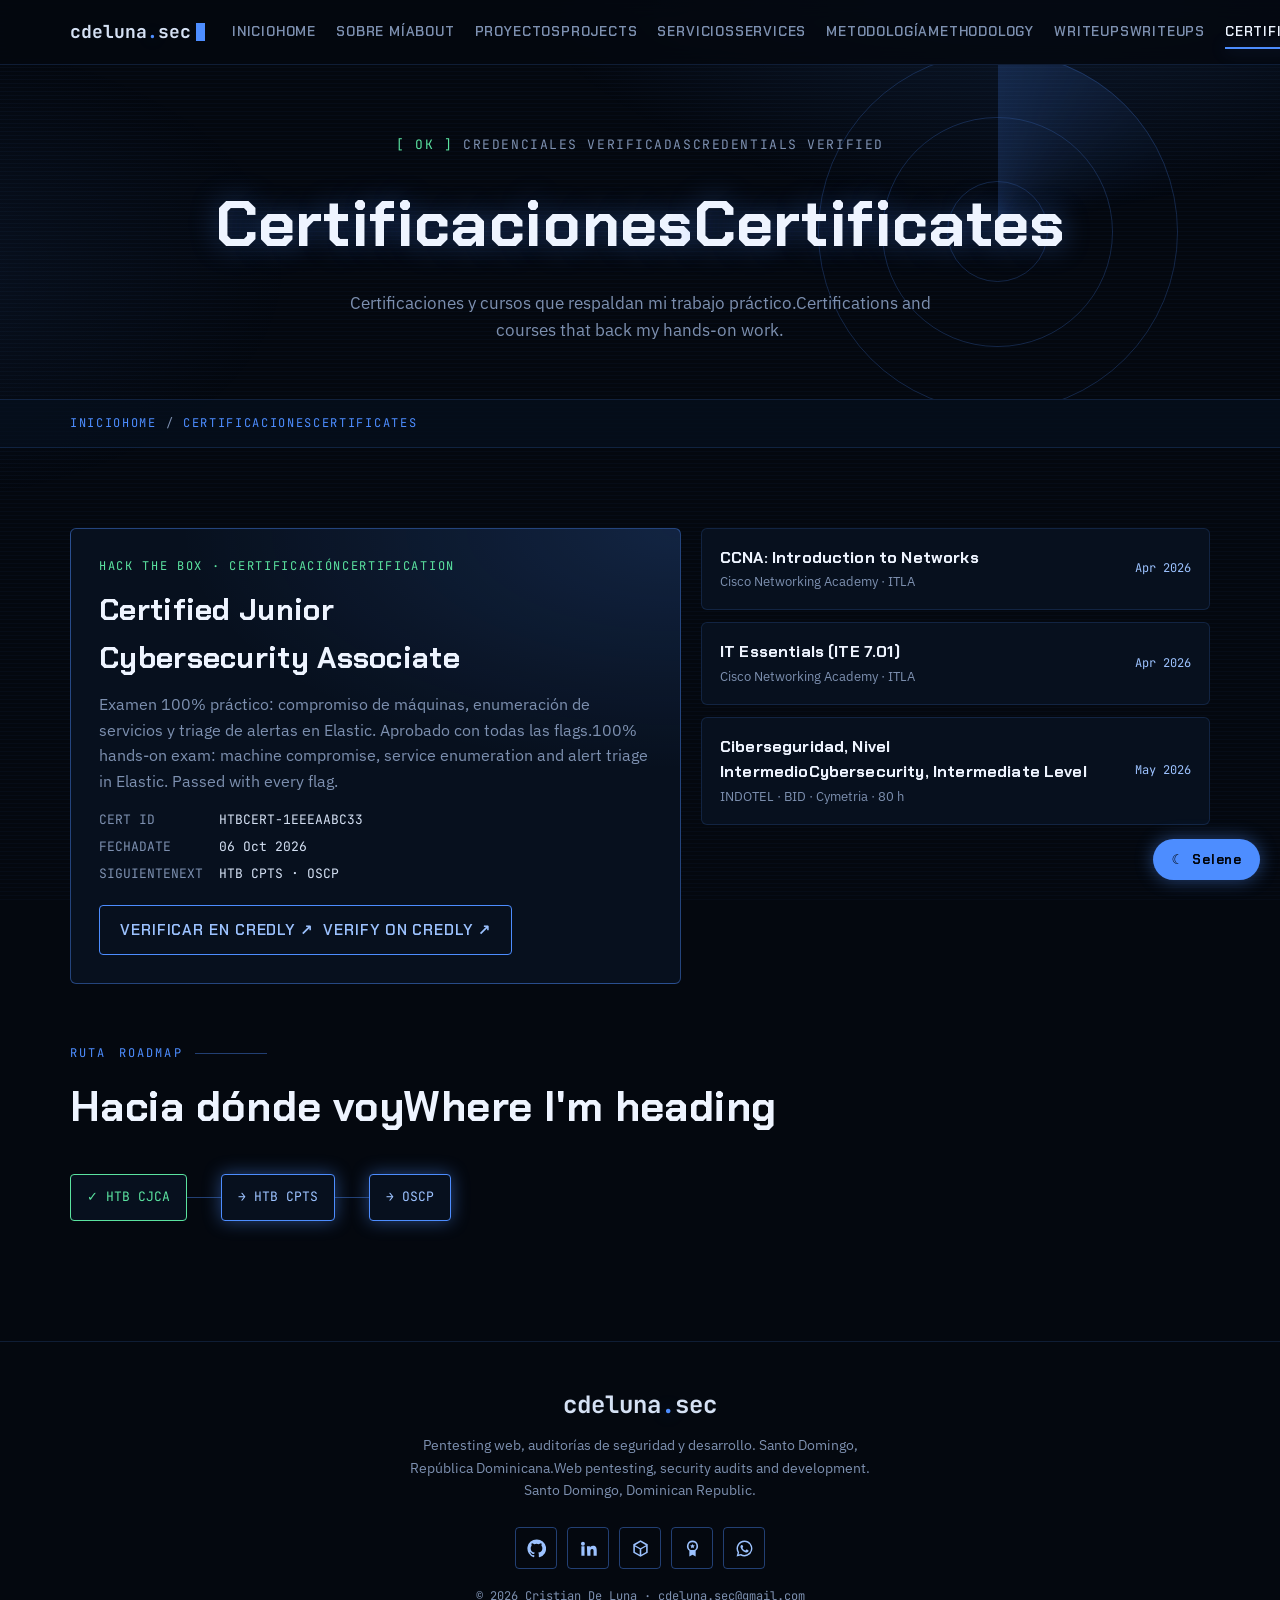
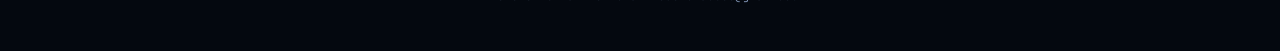
<file: certificates.html>
<!doctype html>
<html lang="es" data-lang="es">
  <head>
    <meta charset="utf-8" />
    <meta
      name="viewport"
      content="width=device-width,initial-scale=1,viewport-fit=cover"
    />
    <title>Certificaciones · cdeluna.sec</title>
    <meta
      name="description"
      content="Certificaciones de Cristian De Luna: HTB CJCA, Cisco NetAcad e INDOTEL."
    />
    <meta property="og:title" content="Certificaciones · cdeluna.sec" />
    <meta
      property="og:description"
      content="Certificaciones de Cristian De Luna: HTB CJCA, Cisco NetAcad e INDOTEL."
    />
    <meta name="theme-color" content="#04080f" />
    <link
      rel="icon"
      href="data:image/svg+xml,%3Csvg xmlns='http://www.w3.org/2000/svg' viewBox='0 0 32 32'%3E%3Crect width='32' height='32' rx='6' fill='%2304080f'/%3E%3Ctext x='5' y='22' font-family='monospace' font-size='16' font-weight='700' fill='%234d8dff'%3E%3E_%3C/text%3E%3C/svg%3E"
    />
    <script>
      try {
        document.documentElement.dataset.lang =
          localStorage.getItem("cdl-lang") || "es";
      } catch (e) {
        document.documentElement.dataset.lang = "es";
      }
    </script>
    <link rel="preconnect" href="https://fonts.googleapis.com" />
    <link rel="preconnect" href="https://fonts.gstatic.com" crossorigin />
    <link
      rel="stylesheet"
      href="https://fonts.googleapis.com/css2?family=Chakra+Petch:wght@500;600;700&family=IBM+Plex+Sans:wght@400;500;600&family=JetBrains+Mono:wght@400;500;700&display=swap"
    />
    <link rel="stylesheet" href="assets/css/style.css" />
  </head>
  <body data-page="certificates">
    <header class="nav">
      <div class="wrap">
        <a class="logo" href="index.html" aria-label="cdeluna.sec"
          >cdeluna<b>.</b>sec<span class="cur"></span
        ></a>
        <nav class="links" id="links" aria-label="Principal">
          <a href="index.html" data-k="home"
            ><span data-l="id">Inicio</span><span data-l="en">Home</span></a
          ><a href="about.html" data-k="about"
            ><span data-l="id">Sobre mí</span><span data-l="en">About</span></a
          ><a href="projects.html" data-k="projects"
            ><span data-l="id">Proyectos</span
            ><span data-l="en">Projects</span></a
          ><a href="services.html" data-k="services"
            ><span data-l="id">Servicios</span
            ><span data-l="en">Services</span></a
          ><a href="methodology.html" data-k="methodology"
            ><span data-l="id">Metodología</span
            ><span data-l="en">Methodology</span></a
          ><a href="writeups.html" data-k="writeups"
            ><span data-l="id">Writeups</span
            ><span data-l="en">Writeups</span></a
          ><a href="certificates.html" data-k="certificates"
            ><span data-l="id">Certificaciones</span
            ><span data-l="en">Certificates</span></a
          ><a href="contact.html" data-k="contact"
            ><span data-l="id">Contacto</span
            ><span data-l="en">Contact</span></a
          >
        </nav>
        <div class="tools">
          <button
            class="btn-ghost"
            id="langBtn"
            aria-label="Cambiar idioma / Change language"
          >
            EN
          </button>
          <button class="btn-ghost" id="tvBtn">Terminal</button>
          <button class="btn-ghost menu-btn" id="menuBtn" aria-label="Menú">
            ☰
          </button>
        </div>
      </div>
    </header>
    <main id="top">
      <section class="phero">
        <div class="radar" aria-hidden="true"><i></i><i></i><i></i><b></b></div>
        <div class="wrap">
          <div class="boot ld" style="justify-content: center; display: flex">
            [ OK ]
            <span
              >&nbsp;<span data-l="id">CREDENCIALES VERIFICADAS</span
              ><span data-l="en">CREDENTIALS VERIFIED</span></span
            >
          </div>
          <h1 class="ld" style="animation-delay: 0.1s">
            <span class="glitch" data-l="id" data-text="Certificaciones"
              >Certificaciones</span
            ><span class="glitch" data-l="en" data-text="Certificates"
              >Certificates</span
            >
          </h1>
          <p class="sub ld" style="animation-delay: 0.2s">
            <span data-l="id"
              >Certificaciones y cursos que respaldan mi trabajo práctico.</span
            ><span data-l="en"
              >Certifications and courses that back my hands-on work.</span
            >
          </p>
        </div>
      </section>
      <div class="crumbs">
        <div class="wrap">
          <a href="index.html"
            ><span data-l="id">Inicio</span><span data-l="en">Home</span></a
          >
          /
          <span
            ><span data-l="id">Certificaciones</span
            ><span data-l="en">Certificates</span></span
          >
        </div>
      </div>
      <section class="block">
        <div class="wrap">
          <div class="certs">
            <div class="cert-main rv spot sweep">
              <div class="issuer">
                HACK THE BOX · <span data-l="id">CERTIFICACIÓN</span
                ><span data-l="en">CERTIFICATION</span>
              </div>
              <h3>Certified Junior Cybersecurity Associate</h3>
              <p>
                <span data-l="id"
                  >Examen 100% práctico: compromiso de máquinas, enumeración de
                  servicios y triage de alertas en Elastic. Aprobado con todas
                  las flags.</span
                ><span data-l="en"
                  >100% hands-on exam: machine compromise, service enumeration
                  and alert triage in Elastic. Passed with every flag.</span
                >
              </p>
              <dl class="kv">
                <dt>CERT ID</dt>
                <dd>HTBCERT-1EEEAABC33</dd>
                <dt>
                  <span data-l="id">FECHA</span><span data-l="en">DATE</span>
                </dt>
                <dd>06 Oct 2026</dd>
                <dt>
                  <span data-l="id">SIGUIENTE</span
                  ><span data-l="en">NEXT</span>
                </dt>
                <dd>HTB CPTS · OSCP</dd>
              </dl>
              <a
                class="btn line mag"
                style="margin-top: 20px"
                href="https://www.credly.com/users/cristian-de-luna.58042586"
                target="_blank"
                rel="noopener"
                ><span data-l="id">Verificar en Credly ↗</span
                ><span data-l="en">Verify on Credly ↗</span></a
              >
            </div>
            <div class="cert-list">
              <div class="cert-row rv spot">
                <div>
                  <h4>CCNA: Introduction to Networks</h4>
                  <p>Cisco Networking Academy · ITLA</p>
                </div>
                <time>Apr 2026</time>
              </div>
              <div class="cert-row rv spot">
                <div>
                  <h4>IT Essentials (ITE 7.01)</h4>
                  <p>Cisco Networking Academy · ITLA</p>
                </div>
                <time>Apr 2026</time>
              </div>
              <div class="cert-row rv spot">
                <div>
                  <h4>
                    <span data-l="id">Ciberseguridad, Nivel Intermedio</span
                    ><span data-l="en">Cybersecurity, Intermediate Level</span>
                  </h4>
                  <p>INDOTEL · BID · Cymetria · 80 h</p>
                </div>
                <time>May 2026</time>
              </div>
            </div>
          </div>
          <div class="head rv" style="margin-top: 60px; margin-bottom: 0">
            <div>
              <div class="eyebrow">
                <span data-l="id">Ruta</span><span data-l="en">Roadmap</span>
              </div>
              <h2>
                <span data-l="id">Hacia dónde voy</span
                ><span data-l="en">Where I'm heading</span>
              </h2>
            </div>
          </div>
          <div class="road rv">
            <div class="done">✓ HTB CJCA</div>
            <i></i>
            <div class="next">→ HTB CPTS</div>
            <i></i>
            <div class="next">→ OSCP</div>
          </div>
        </div>
      </section>
    </main>
    <footer>
      <div class="logo">cdeluna<b>.</b>sec</div>
      <p>
        <span data-l="id"
          >Pentesting web, auditorías de seguridad y desarrollo. Santo Domingo,
          República Dominicana.</span
        ><span data-l="en"
          >Web pentesting, security audits and development. Santo Domingo,
          Dominican Republic.</span
        >
      </p>
      <div class="socials">
        <a
          href="https://github.com/cdelunasec"
          target="_blank"
          rel="noopener"
          aria-label="GitHub"
          title="GitHub"
          ><svg viewBox="0 0 24 24">
            <path
              d="M12 .5a11.5 11.5 0 0 0-3.64 22.41c.58.1.79-.25.79-.56v-2c-3.2.7-3.88-1.36-3.88-1.36-.52-1.33-1.28-1.69-1.28-1.69-1.05-.71.08-.7.08-.7 1.16.08 1.77 1.19 1.77 1.19 1.03 1.77 2.7 1.26 3.36.96.1-.75.4-1.26.73-1.55-2.55-.29-5.24-1.28-5.24-5.69 0-1.26.45-2.29 1.19-3.1-.12-.29-.52-1.46.11-3.05 0 0 .97-.31 3.17 1.18a11 11 0 0 1 5.77 0c2.2-1.49 3.17-1.18 3.17-1.18.63 1.59.23 2.76.11 3.05.74.81 1.19 1.84 1.19 3.1 0 4.42-2.7 5.39-5.26 5.68.41.36.78 1.06.78 2.14v3.17c0 .31.21.67.8.56A11.5 11.5 0 0 0 12 .5z"
            /></svg></a
        ><a
          href="https://www.linkedin.com/in/cristian-de-luna-a615993aa"
          target="_blank"
          rel="noopener"
          aria-label="LinkedIn"
          title="LinkedIn"
          ><svg viewBox="0 0 24 24">
            <path
              d="M4.98 3.5a2.5 2.5 0 1 1 0 5 2.5 2.5 0 0 1 0-5zM3 9h4v12H3zm7 0h3.8v1.7h.05c.53-1 1.83-2.05 3.77-2.05 4.03 0 4.78 2.65 4.78 6.1V21h-4v-5.5c0-1.31-.02-3-1.83-3-1.83 0-2.11 1.43-2.11 2.9V21h-4z"
            /></svg></a
        ><a
          href="https://profile.hackthebox.com/profile/019d363d-97a9-7000-80f8-97a98ddf913b"
          target="_blank"
          rel="noopener"
          aria-label="Hack The Box"
          title="Hack The Box"
          ><svg viewBox="0 0 24 24">
            <path
              d="M12 1.5 2.9 6.75v10.5L12 22.5l9.1-5.25V6.75zm0 2.3 6.9 3.98L12 11.76 5.1 7.78zM4.9 9.5l6.1 3.52v7.03l-6.1-3.52zm8.1 10.55v-7.03l6.1-3.52v7.03z"
            /></svg></a
        ><a
          href="https://www.credly.com/users/cristian-de-luna.58042586"
          target="_blank"
          rel="noopener"
          aria-label="Credly"
          title="Credly"
          ><svg viewBox="0 0 24 24">
            <path
              d="M12 2a7 7 0 0 0-4 12.74V22l4-2 4 2v-7.26A7 7 0 0 0 12 2zm0 2a5 5 0 1 1 0 10 5 5 0 0 1 0-10zm0 2.2-.9 1.83-2 .3 1.45 1.41-.34 2 1.79-.94 1.79.94-.34-2 1.45-1.41-2-.3z"
            /></svg></a
        ><a
          href="https://wa.me/18492591279"
          target="_blank"
          rel="noopener"
          aria-label="WhatsApp"
          title="WhatsApp"
          data-wa
          ><svg viewBox="0 0 24 24">
            <path
              d="M12 2a10 10 0 0 0-8.6 15.1L2 22l5-1.3A10 10 0 1 0 12 2zm0 18.2a8.2 8.2 0 0 1-4.2-1.15l-.3-.18-3 .78.8-2.9-.2-.3A8.2 8.2 0 1 1 12 20.2zm4.5-6.1c-.25-.13-1.47-.73-1.7-.81-.23-.08-.4-.13-.56.12-.17.25-.64.81-.79.98-.14.17-.29.19-.54.06a6.7 6.7 0 0 1-3.34-2.92c-.25-.43.25-.4.72-1.33.08-.17.04-.31-.02-.44-.06-.12-.56-1.35-.77-1.85-.2-.48-.41-.42-.56-.42h-.48c-.17 0-.44.06-.67.31-.23.25-.88.86-.88 2.1s.9 2.43 1.02 2.6c.13.17 1.77 2.7 4.29 3.79 1.6.69 2.22.75 3.02.63.49-.07 1.47-.6 1.68-1.18.21-.58.21-1.08.15-1.18-.06-.1-.23-.17-.48-.29z"
            /></svg
        ></a>
      </div>
      <div class="sm">© 2026 Cristian De Luna · cdeluna.sec@gmail.com</div>
    </footer>
    <button class="bot-btn" id="botBtn" aria-label="Selene">
      <span>☾</span> Selene
    </button>
    <div class="bot" id="bot" hidden>
      <header>
        <div>
          Selene<small
            ><span data-l="id">ASISTENTE DEL PORTAFOLIO</span
            ><span data-l="en">PORTFOLIO ASSISTANT</span></small
          >
        </div>
        <button id="botX" aria-label="Cerrar">×</button>
      </header>
      <div class="msgs" id="botMsgs"></div>
      <div class="chips" id="botChips"></div>
    </div>
    <div class="tboot" id="tboot" hidden></div>
    <div class="tdock" id="tdock" hidden>
      <div class="grip" id="grip" title="Arrastra para cambiar el ancho"></div>
      <div class="t-head">
        <i></i><i></i><i></i><span>deluna@kali: ~/portfolio</span><b>● LIVE</b>
      </div>
      <div class="t-out" id="tOut"></div>
      <div class="t-in">
        <span class="pl">┌──(deluna㉿kali)-[~/portfolio]</span>
        <div class="row">
          <span class="pl">└─$</span
          ><input
            id="tIn"
            autocomplete="off"
            spellcheck="false"
            aria-label="Comando"
            placeholder="type: help"
          />
        </div>
      </div>
    </div>
    <script src="assets/js/main.js"></script>
  </body>
</html>
</file>
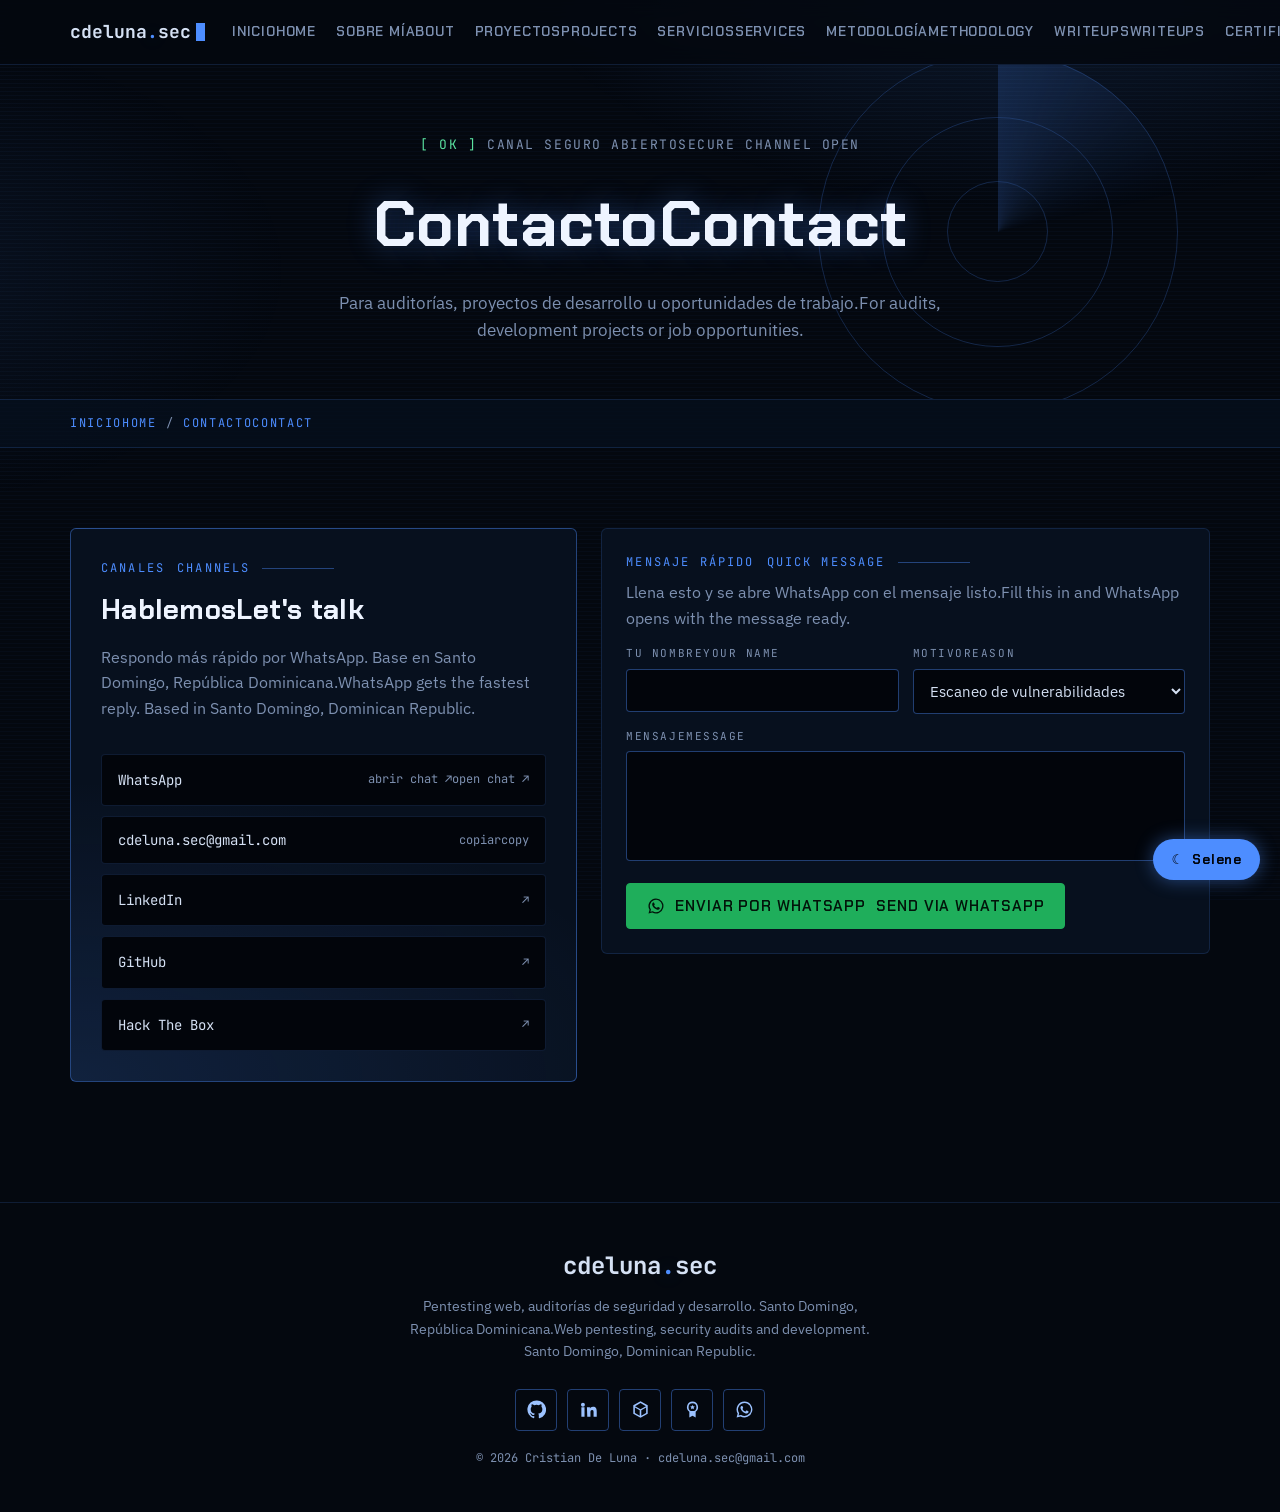
<file: contact.html>
<!doctype html>
<html lang="es" data-lang="es">
  <head>
    <meta charset="utf-8" />
    <meta
      name="viewport"
      content="width=device-width,initial-scale=1,viewport-fit=cover"
    />
    <title>Contacto · cdeluna.sec</title>
    <meta
      name="description"
      content="Contacta a Cristian De Luna por WhatsApp, correo o LinkedIn."
    />
    <meta property="og:title" content="Contacto · cdeluna.sec" />
    <meta
      property="og:description"
      content="Contacta a Cristian De Luna por WhatsApp, correo o LinkedIn."
    />
    <meta name="theme-color" content="#04080f" />
    <link
      rel="icon"
      href="data:image/svg+xml,%3Csvg xmlns='http://www.w3.org/2000/svg' viewBox='0 0 32 32'%3E%3Crect width='32' height='32' rx='6' fill='%2304080f'/%3E%3Ctext x='5' y='22' font-family='monospace' font-size='16' font-weight='700' fill='%234d8dff'%3E%3E_%3C/text%3E%3C/svg%3E"
    />
    <script>
      try {
        document.documentElement.dataset.lang =
          localStorage.getItem("cdl-lang") || "es";
      } catch (e) {
        document.documentElement.dataset.lang = "es";
      }
    </script>
    <link rel="preconnect" href="https://fonts.googleapis.com" />
    <link rel="preconnect" href="https://fonts.gstatic.com" crossorigin />
    <link
      rel="stylesheet"
      href="https://fonts.googleapis.com/css2?family=Chakra+Petch:wght@500;600;700&family=IBM+Plex+Sans:wght@400;500;600&family=JetBrains+Mono:wght@400;500;700&display=swap"
    />
    <link rel="stylesheet" href="assets/css/style.css" />
  </head>
  <body data-page="contact">
    <header class="nav">
      <div class="wrap">
        <a class="logo" href="index.html" aria-label="cdeluna.sec"
          >cdeluna<b>.</b>sec<span class="cur"></span
        ></a>
        <nav class="links" id="links" aria-label="Principal">
          <a href="index.html" data-k="home"
            ><span data-l="id">Inicio</span><span data-l="en">Home</span></a
          ><a href="about.html" data-k="about"
            ><span data-l="id">Sobre mí</span><span data-l="en">About</span></a
          ><a href="projects.html" data-k="projects"
            ><span data-l="id">Proyectos</span
            ><span data-l="en">Projects</span></a
          ><a href="services.html" data-k="services"
            ><span data-l="id">Servicios</span
            ><span data-l="en">Services</span></a
          ><a href="methodology.html" data-k="methodology"
            ><span data-l="id">Metodología</span
            ><span data-l="en">Methodology</span></a
          ><a href="writeups.html" data-k="writeups"
            ><span data-l="id">Writeups</span
            ><span data-l="en">Writeups</span></a
          ><a href="certificates.html" data-k="certificates"
            ><span data-l="id">Certificaciones</span
            ><span data-l="en">Certificates</span></a
          ><a href="contact.html" data-k="contact"
            ><span data-l="id">Contacto</span
            ><span data-l="en">Contact</span></a
          >
        </nav>
        <div class="tools">
          <button
            class="btn-ghost"
            id="langBtn"
            aria-label="Cambiar idioma / Change language"
          >
            EN
          </button>
          <button class="btn-ghost" id="tvBtn">Terminal</button>
          <button class="btn-ghost menu-btn" id="menuBtn" aria-label="Menú">
            ☰
          </button>
        </div>
      </div>
    </header>
    <main id="top">
      <section class="phero">
        <div class="radar" aria-hidden="true"><i></i><i></i><i></i><b></b></div>
        <div class="wrap">
          <div class="boot ld" style="justify-content: center; display: flex">
            [ OK ]
            <span
              >&nbsp;<span data-l="id">CANAL SEGURO ABIERTO</span
              ><span data-l="en">SECURE CHANNEL OPEN</span></span
            >
          </div>
          <h1 class="ld" style="animation-delay: 0.1s">
            <span class="glitch" data-l="id" data-text="Contacto">Contacto</span
            ><span class="glitch" data-l="en" data-text="Contact">Contact</span>
          </h1>
          <p class="sub ld" style="animation-delay: 0.2s">
            <span data-l="id"
              >Para auditorías, proyectos de desarrollo u oportunidades de
              trabajo.</span
            ><span data-l="en"
              >For audits, development projects or job opportunities.</span
            >
          </p>
        </div>
      </section>
      <div class="crumbs">
        <div class="wrap">
          <a href="index.html"
            ><span data-l="id">Inicio</span><span data-l="en">Home</span></a
          >
          /
          <span
            ><span data-l="id">Contacto</span
            ><span data-l="en">Contact</span></span
          >
        </div>
      </div>
      <section class="block">
        <div class="wrap ct-grid">
          <div
            class="contact rv spot"
            style="grid-template-columns: 1fr; padding: 30px"
          >
            <div>
              <div class="eyebrow">
                <span data-l="id">Canales</span
                ><span data-l="en">Channels</span>
              </div>
              <h2 style="font-size: 28px">
                <span data-l="id">Hablemos</span
                ><span data-l="en">Let's talk</span>
              </h2>
              <p>
                <span data-l="id"
                  >Respondo más rápido por WhatsApp. Base en Santo Domingo,
                  República Dominicana.</span
                ><span data-l="en"
                  >WhatsApp gets the fastest reply. Based in Santo Domingo,
                  Dominican Republic.</span
                >
              </p>
            </div>
            <div class="chan">
              <a
                data-wa
                href="https://wa.me/18492591279"
                target="_blank"
                rel="noopener"
                >WhatsApp
                <span
                  ><span data-l="id">abrir chat ↗</span
                  ><span data-l="en">open chat ↗</span></span
                ></a
              >
              <button type="button" id="copyMail">
                cdeluna.sec@gmail.com
                <span id="copyLbl"
                  ><span data-l="id">copiar</span
                  ><span data-l="en">copy</span></span
                >
              </button>
              <a
                href="https://www.linkedin.com/in/cristian-de-luna-a615993aa"
                target="_blank"
                rel="noopener"
                >LinkedIn <span>↗</span></a
              >
              <a
                href="https://github.com/cdelunasec"
                target="_blank"
                rel="noopener"
                >GitHub <span>↗</span></a
              >
              <a
                href="https://profile.hackthebox.com/profile/019d363d-97a9-7000-80f8-97a98ddf913b"
                target="_blank"
                rel="noopener"
                >Hack The Box <span>↗</span></a
              >
            </div>
          </div>
          <form class="tform rv" id="waForm" style="margin-top: 0">
            <div class="full">
              <div class="eyebrow">
                <span data-l="id">Mensaje rápido</span
                ><span data-l="en">Quick message</span>
              </div>
              <p style="color: var(--muted); margin-top: 8px">
                <span data-l="id"
                  >Llena esto y se abre WhatsApp con el mensaje listo.</span
                ><span data-l="en"
                  >Fill this in and WhatsApp opens with the message ready.</span
                >
              </p>
            </div>
            <div>
              <label for="wName"
                ><span data-l="id">Tu nombre</span
                ><span data-l="en">Your name</span></label
              ><input id="wName" required maxlength="60" />
            </div>
            <div>
              <label for="wSvc"
                ><span data-l="id">Motivo</span
                ><span data-l="en">Reason</span></label
              ><select id="wSvc">
                <option value="escaneo">Escaneo de vulnerabilidades</option>
                <option value="auditoria-web">
                  Auditoría de seguridad web
                </option>
                <option value="pentest-web">Pentesting web autorizado</option>
                <option value="cloud">Revisión de configuración cloud</option>
                <option value="hardening">Hardening</option>
                <option value="reportes">Reportes de seguridad</option>
                <option value="desarrollo-web">Desarrollo web</option>
                <option value="sistemas">Sistemas a medida</option>
                <option value="empleo">
                  Oportunidad de trabajo / Job opportunity
                </option>
                <option value="otro">Otro / Other</option>
              </select>
            </div>
            <div class="full">
              <label for="wMsg"
                ><span data-l="id">Mensaje</span
                ><span data-l="en">Message</span></label
              ><textarea id="wMsg" maxlength="600"></textarea>
            </div>
            <div class="full">
              <button class="btn wa" type="submit">
                <svg viewBox="0 0 24 24">
                  <path
                    d="M12 2a10 10 0 0 0-8.6 15.1L2 22l5-1.3A10 10 0 1 0 12 2zm0 18.2a8.2 8.2 0 0 1-4.2-1.15l-.3-.18-3 .78.8-2.9-.2-.3A8.2 8.2 0 1 1 12 20.2zm4.5-6.1c-.25-.13-1.47-.73-1.7-.81-.23-.08-.4-.13-.56.12-.17.25-.64.81-.79.98-.14.17-.29.19-.54.06a6.7 6.7 0 0 1-3.34-2.92c-.25-.43.25-.4.72-1.33.08-.17.04-.31-.02-.44-.06-.12-.56-1.35-.77-1.85-.2-.48-.41-.42-.56-.42h-.48c-.17 0-.44.06-.67.31-.23.25-.88.86-.88 2.1s.9 2.43 1.02 2.6c.13.17 1.77 2.7 4.29 3.79 1.6.69 2.22.75 3.02.63.49-.07 1.47-.6 1.68-1.18.21-.58.21-1.08.15-1.18-.06-.1-.23-.17-.48-.29z"
                  />
                </svg>
                <span data-l="id">Enviar por WhatsApp</span
                ><span data-l="en">Send via WhatsApp</span>
              </button>
            </div>
          </form>
        </div>
      </section>
    </main>
    <footer>
      <div class="logo">cdeluna<b>.</b>sec</div>
      <p>
        <span data-l="id"
          >Pentesting web, auditorías de seguridad y desarrollo. Santo Domingo,
          República Dominicana.</span
        ><span data-l="en"
          >Web pentesting, security audits and development. Santo Domingo,
          Dominican Republic.</span
        >
      </p>
      <div class="socials">
        <a
          href="https://github.com/cdelunasec"
          target="_blank"
          rel="noopener"
          aria-label="GitHub"
          title="GitHub"
          ><svg viewBox="0 0 24 24">
            <path
              d="M12 .5a11.5 11.5 0 0 0-3.64 22.41c.58.1.79-.25.79-.56v-2c-3.2.7-3.88-1.36-3.88-1.36-.52-1.33-1.28-1.69-1.28-1.69-1.05-.71.08-.7.08-.7 1.16.08 1.77 1.19 1.77 1.19 1.03 1.77 2.7 1.26 3.36.96.1-.75.4-1.26.73-1.55-2.55-.29-5.24-1.28-5.24-5.69 0-1.26.45-2.29 1.19-3.1-.12-.29-.52-1.46.11-3.05 0 0 .97-.31 3.17 1.18a11 11 0 0 1 5.77 0c2.2-1.49 3.17-1.18 3.17-1.18.63 1.59.23 2.76.11 3.05.74.81 1.19 1.84 1.19 3.1 0 4.42-2.7 5.39-5.26 5.68.41.36.78 1.06.78 2.14v3.17c0 .31.21.67.8.56A11.5 11.5 0 0 0 12 .5z"
            /></svg></a
        ><a
          href="https://www.linkedin.com/in/cristian-de-luna-a615993aa"
          target="_blank"
          rel="noopener"
          aria-label="LinkedIn"
          title="LinkedIn"
          ><svg viewBox="0 0 24 24">
            <path
              d="M4.98 3.5a2.5 2.5 0 1 1 0 5 2.5 2.5 0 0 1 0-5zM3 9h4v12H3zm7 0h3.8v1.7h.05c.53-1 1.83-2.05 3.77-2.05 4.03 0 4.78 2.65 4.78 6.1V21h-4v-5.5c0-1.31-.02-3-1.83-3-1.83 0-2.11 1.43-2.11 2.9V21h-4z"
            /></svg></a
        ><a
          href="https://profile.hackthebox.com/profile/019d363d-97a9-7000-80f8-97a98ddf913b"
          target="_blank"
          rel="noopener"
          aria-label="Hack The Box"
          title="Hack The Box"
          ><svg viewBox="0 0 24 24">
            <path
              d="M12 1.5 2.9 6.75v10.5L12 22.5l9.1-5.25V6.75zm0 2.3 6.9 3.98L12 11.76 5.1 7.78zM4.9 9.5l6.1 3.52v7.03l-6.1-3.52zm8.1 10.55v-7.03l6.1-3.52v7.03z"
            /></svg></a
        ><a
          href="https://www.credly.com/users/cristian-de-luna.58042586"
          target="_blank"
          rel="noopener"
          aria-label="Credly"
          title="Credly"
          ><svg viewBox="0 0 24 24">
            <path
              d="M12 2a7 7 0 0 0-4 12.74V22l4-2 4 2v-7.26A7 7 0 0 0 12 2zm0 2a5 5 0 1 1 0 10 5 5 0 0 1 0-10zm0 2.2-.9 1.83-2 .3 1.45 1.41-.34 2 1.79-.94 1.79.94-.34-2 1.45-1.41-2-.3z"
            /></svg></a
        ><a
          href="https://wa.me/18492591279"
          target="_blank"
          rel="noopener"
          aria-label="WhatsApp"
          title="WhatsApp"
          data-wa
          ><svg viewBox="0 0 24 24">
            <path
              d="M12 2a10 10 0 0 0-8.6 15.1L2 22l5-1.3A10 10 0 1 0 12 2zm0 18.2a8.2 8.2 0 0 1-4.2-1.15l-.3-.18-3 .78.8-2.9-.2-.3A8.2 8.2 0 1 1 12 20.2zm4.5-6.1c-.25-.13-1.47-.73-1.7-.81-.23-.08-.4-.13-.56.12-.17.25-.64.81-.79.98-.14.17-.29.19-.54.06a6.7 6.7 0 0 1-3.34-2.92c-.25-.43.25-.4.72-1.33.08-.17.04-.31-.02-.44-.06-.12-.56-1.35-.77-1.85-.2-.48-.41-.42-.56-.42h-.48c-.17 0-.44.06-.67.31-.23.25-.88.86-.88 2.1s.9 2.43 1.02 2.6c.13.17 1.77 2.7 4.29 3.79 1.6.69 2.22.75 3.02.63.49-.07 1.47-.6 1.68-1.18.21-.58.21-1.08.15-1.18-.06-.1-.23-.17-.48-.29z"
            /></svg
        ></a>
      </div>
      <div class="sm">© 2026 Cristian De Luna · cdeluna.sec@gmail.com</div>
    </footer>
    <button class="bot-btn" id="botBtn" aria-label="Selene">
      <span>☾</span> Selene
    </button>
    <div class="bot" id="bot" hidden>
      <header>
        <div>
          Selene<small
            ><span data-l="id">ASISTENTE DEL PORTAFOLIO</span
            ><span data-l="en">PORTFOLIO ASSISTANT</span></small
          >
        </div>
        <button id="botX" aria-label="Cerrar">×</button>
      </header>
      <div class="msgs" id="botMsgs"></div>
      <div class="chips" id="botChips"></div>
    </div>
    <div class="tboot" id="tboot" hidden></div>
    <div class="tdock" id="tdock" hidden>
      <div class="grip" id="grip" title="Arrastra para cambiar el ancho"></div>
      <div class="t-head">
        <i></i><i></i><i></i><span>deluna@kali: ~/portfolio</span><b>● LIVE</b>
      </div>
      <div class="t-out" id="tOut"></div>
      <div class="t-in">
        <span class="pl">┌──(deluna㉿kali)-[~/portfolio]</span>
        <div class="row">
          <span class="pl">└─$</span
          ><input
            id="tIn"
            autocomplete="off"
            spellcheck="false"
            aria-label="Comando"
            placeholder="type: help"
          />
        </div>
      </div>
    </div>
    <script src="assets/js/main.js"></script>
    <script src="assets/js/contact.js"></script>
  </body>
</html>
</file>
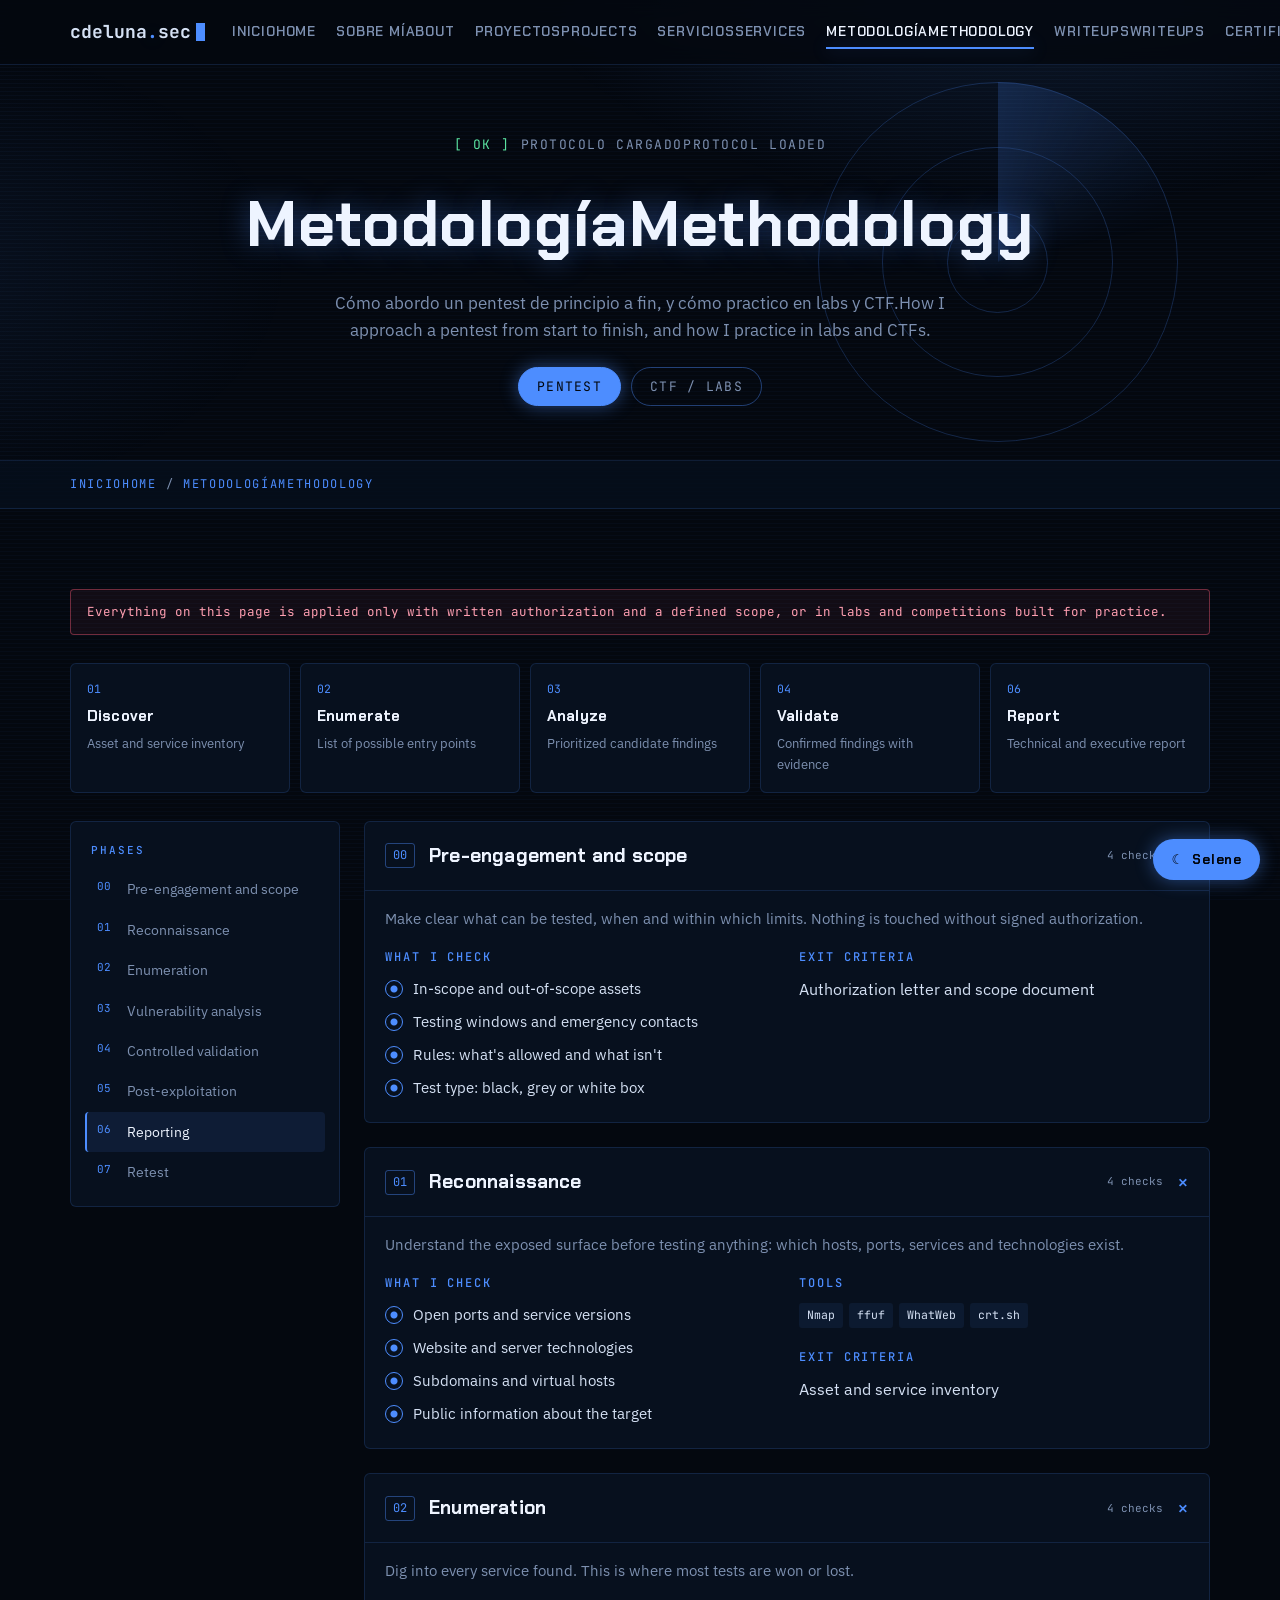
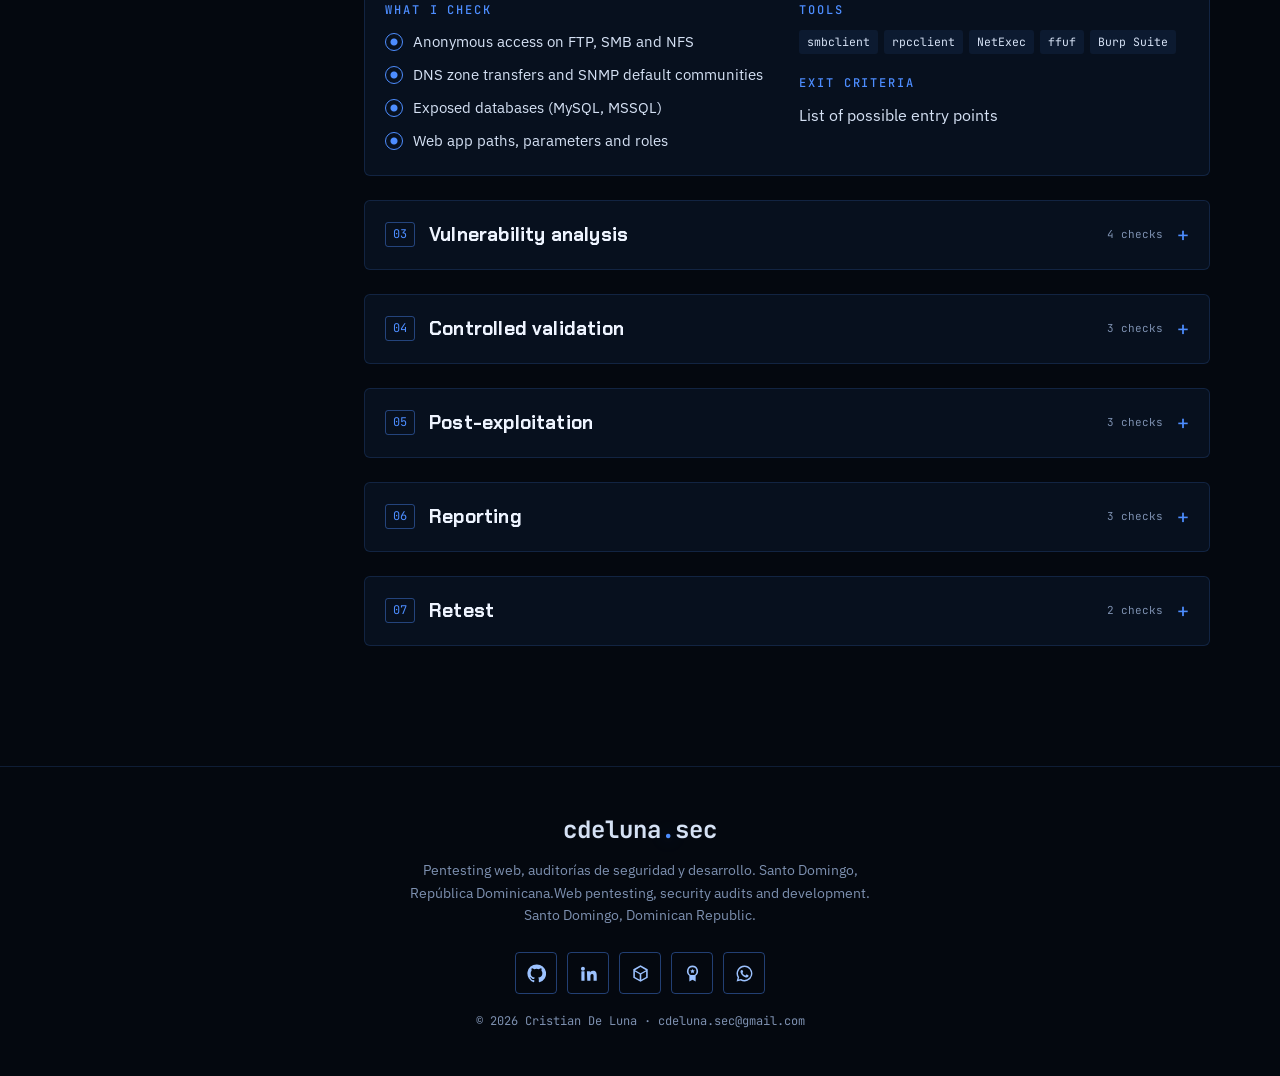
<file: methodology.html>
<!doctype html>
<html lang="es" data-lang="es">
  <head>
    <meta charset="utf-8" />
    <meta
      name="viewport"
      content="width=device-width,initial-scale=1,viewport-fit=cover"
    />
    <title>Metodología · cdeluna.sec</title>
    <meta
      name="description"
      content="La metodología de pentesting de Cristian De Luna, fase por fase."
    />
    <meta property="og:title" content="Metodología · cdeluna.sec" />
    <meta
      property="og:description"
      content="La metodología de pentesting de Cristian De Luna, fase por fase."
    />
    <meta name="theme-color" content="#04080f" />
    <link
      rel="icon"
      href="data:image/svg+xml,%3Csvg xmlns='http://www.w3.org/2000/svg' viewBox='0 0 32 32'%3E%3Crect width='32' height='32' rx='6' fill='%2304080f'/%3E%3Ctext x='5' y='22' font-family='monospace' font-size='16' font-weight='700' fill='%234d8dff'%3E%3E_%3C/text%3E%3C/svg%3E"
    />
    <script>
      try {
        document.documentElement.dataset.lang =
          localStorage.getItem("cdl-lang") || "es";
      } catch (e) {
        document.documentElement.dataset.lang = "es";
      }
    </script>
    <link rel="preconnect" href="https://fonts.googleapis.com" />
    <link rel="preconnect" href="https://fonts.gstatic.com" crossorigin />
    <link
      rel="stylesheet"
      href="https://fonts.googleapis.com/css2?family=Chakra+Petch:wght@500;600;700&family=IBM+Plex+Sans:wght@400;500;600&family=JetBrains+Mono:wght@400;500;700&display=swap"
    />
    <link rel="stylesheet" href="assets/css/style.css" />
  </head>
  <body data-page="methodology">
    <header class="nav">
      <div class="wrap">
        <a class="logo" href="index.html" aria-label="cdeluna.sec"
          >cdeluna<b>.</b>sec<span class="cur"></span
        ></a>
        <nav class="links" id="links" aria-label="Principal">
          <a href="index.html" data-k="home"
            ><span data-l="id">Inicio</span><span data-l="en">Home</span></a
          ><a href="about.html" data-k="about"
            ><span data-l="id">Sobre mí</span><span data-l="en">About</span></a
          ><a href="projects.html" data-k="projects"
            ><span data-l="id">Proyectos</span
            ><span data-l="en">Projects</span></a
          ><a href="services.html" data-k="services"
            ><span data-l="id">Servicios</span
            ><span data-l="en">Services</span></a
          ><a href="methodology.html" data-k="methodology"
            ><span data-l="id">Metodología</span
            ><span data-l="en">Methodology</span></a
          ><a href="writeups.html" data-k="writeups"
            ><span data-l="id">Writeups</span
            ><span data-l="en">Writeups</span></a
          ><a href="certificates.html" data-k="certificates"
            ><span data-l="id">Certificaciones</span
            ><span data-l="en">Certificates</span></a
          ><a href="contact.html" data-k="contact"
            ><span data-l="id">Contacto</span
            ><span data-l="en">Contact</span></a
          >
        </nav>
        <div class="tools">
          <button
            class="btn-ghost"
            id="langBtn"
            aria-label="Cambiar idioma / Change language"
          >
            EN
          </button>
          <button class="btn-ghost" id="tvBtn">Terminal</button>
          <button class="btn-ghost menu-btn" id="menuBtn" aria-label="Menú">
            ☰
          </button>
        </div>
      </div>
    </header>
    <main id="top">
      <section class="phero">
        <div class="radar" aria-hidden="true"><i></i><i></i><i></i><b></b></div>
        <div class="wrap">
          <div class="boot ld" style="justify-content: center; display: flex">
            [ OK ]
            <span
              >&nbsp;<span data-l="id">PROTOCOLO CARGADO</span
              ><span data-l="en">PROTOCOL LOADED</span></span
            >
          </div>
          <h1 class="ld" style="animation-delay: 0.1s">
            <span class="glitch" data-l="id" data-text="Metodología"
              >Metodología</span
            ><span class="glitch" data-l="en" data-text="Methodology"
              >Methodology</span
            >
          </h1>
          <p class="sub ld" style="animation-delay: 0.2s">
            <span data-l="id"
              >Cómo abordo un pentest de principio a fin, y cómo practico en
              labs y CTF.</span
            ><span data-l="en"
              >How I approach a pentest from start to finish, and how I practice
              in labs and CTFs.</span
            >
          </p>
          <div class="mode" id="mode">
            <button data-m="pentest" class="on">Pentest</button
            ><button data-m="ctf">CTF / Labs</button>
          </div>
        </div>
      </section>
      <div class="crumbs">
        <div class="wrap">
          <a href="index.html"
            ><span data-l="id">Inicio</span><span data-l="en">Home</span></a
          >
          /
          <span
            ><span data-l="id">Metodología</span
            ><span data-l="en">Methodology</span></span
          >
        </div>
      </div>
      <section class="block">
        <div class="wrap" id="mRoot"></div>
      </section>
    </main>
    <footer>
      <div class="logo">cdeluna<b>.</b>sec</div>
      <p>
        <span data-l="id"
          >Pentesting web, auditorías de seguridad y desarrollo. Santo Domingo,
          República Dominicana.</span
        ><span data-l="en"
          >Web pentesting, security audits and development. Santo Domingo,
          Dominican Republic.</span
        >
      </p>
      <div class="socials">
        <a
          href="https://github.com/cdelunasec"
          target="_blank"
          rel="noopener"
          aria-label="GitHub"
          title="GitHub"
          ><svg viewBox="0 0 24 24">
            <path
              d="M12 .5a11.5 11.5 0 0 0-3.64 22.41c.58.1.79-.25.79-.56v-2c-3.2.7-3.88-1.36-3.88-1.36-.52-1.33-1.28-1.69-1.28-1.69-1.05-.71.08-.7.08-.7 1.16.08 1.77 1.19 1.77 1.19 1.03 1.77 2.7 1.26 3.36.96.1-.75.4-1.26.73-1.55-2.55-.29-5.24-1.28-5.24-5.69 0-1.26.45-2.29 1.19-3.1-.12-.29-.52-1.46.11-3.05 0 0 .97-.31 3.17 1.18a11 11 0 0 1 5.77 0c2.2-1.49 3.17-1.18 3.17-1.18.63 1.59.23 2.76.11 3.05.74.81 1.19 1.84 1.19 3.1 0 4.42-2.7 5.39-5.26 5.68.41.36.78 1.06.78 2.14v3.17c0 .31.21.67.8.56A11.5 11.5 0 0 0 12 .5z"
            /></svg></a
        ><a
          href="https://www.linkedin.com/in/cristian-de-luna-a615993aa"
          target="_blank"
          rel="noopener"
          aria-label="LinkedIn"
          title="LinkedIn"
          ><svg viewBox="0 0 24 24">
            <path
              d="M4.98 3.5a2.5 2.5 0 1 1 0 5 2.5 2.5 0 0 1 0-5zM3 9h4v12H3zm7 0h3.8v1.7h.05c.53-1 1.83-2.05 3.77-2.05 4.03 0 4.78 2.65 4.78 6.1V21h-4v-5.5c0-1.31-.02-3-1.83-3-1.83 0-2.11 1.43-2.11 2.9V21h-4z"
            /></svg></a
        ><a
          href="https://profile.hackthebox.com/profile/019d363d-97a9-7000-80f8-97a98ddf913b"
          target="_blank"
          rel="noopener"
          aria-label="Hack The Box"
          title="Hack The Box"
          ><svg viewBox="0 0 24 24">
            <path
              d="M12 1.5 2.9 6.75v10.5L12 22.5l9.1-5.25V6.75zm0 2.3 6.9 3.98L12 11.76 5.1 7.78zM4.9 9.5l6.1 3.52v7.03l-6.1-3.52zm8.1 10.55v-7.03l6.1-3.52v7.03z"
            /></svg></a
        ><a
          href="https://www.credly.com/users/cristian-de-luna.58042586"
          target="_blank"
          rel="noopener"
          aria-label="Credly"
          title="Credly"
          ><svg viewBox="0 0 24 24">
            <path
              d="M12 2a7 7 0 0 0-4 12.74V22l4-2 4 2v-7.26A7 7 0 0 0 12 2zm0 2a5 5 0 1 1 0 10 5 5 0 0 1 0-10zm0 2.2-.9 1.83-2 .3 1.45 1.41-.34 2 1.79-.94 1.79.94-.34-2 1.45-1.41-2-.3z"
            /></svg></a
        ><a
          href="https://wa.me/18492591279"
          target="_blank"
          rel="noopener"
          aria-label="WhatsApp"
          title="WhatsApp"
          data-wa
          ><svg viewBox="0 0 24 24">
            <path
              d="M12 2a10 10 0 0 0-8.6 15.1L2 22l5-1.3A10 10 0 1 0 12 2zm0 18.2a8.2 8.2 0 0 1-4.2-1.15l-.3-.18-3 .78.8-2.9-.2-.3A8.2 8.2 0 1 1 12 20.2zm4.5-6.1c-.25-.13-1.47-.73-1.7-.81-.23-.08-.4-.13-.56.12-.17.25-.64.81-.79.98-.14.17-.29.19-.54.06a6.7 6.7 0 0 1-3.34-2.92c-.25-.43.25-.4.72-1.33.08-.17.04-.31-.02-.44-.06-.12-.56-1.35-.77-1.85-.2-.48-.41-.42-.56-.42h-.48c-.17 0-.44.06-.67.31-.23.25-.88.86-.88 2.1s.9 2.43 1.02 2.6c.13.17 1.77 2.7 4.29 3.79 1.6.69 2.22.75 3.02.63.49-.07 1.47-.6 1.68-1.18.21-.58.21-1.08.15-1.18-.06-.1-.23-.17-.48-.29z"
            /></svg
        ></a>
      </div>
      <div class="sm">© 2026 Cristian De Luna · cdeluna.sec@gmail.com</div>
    </footer>
    <button class="bot-btn" id="botBtn" aria-label="Selene">
      <span>☾</span> Selene
    </button>
    <div class="bot" id="bot" hidden>
      <header>
        <div>
          Selene<small
            ><span data-l="id">ASISTENTE DEL PORTAFOLIO</span
            ><span data-l="en">PORTFOLIO ASSISTANT</span></small
          >
        </div>
        <button id="botX" aria-label="Cerrar">×</button>
      </header>
      <div class="msgs" id="botMsgs"></div>
      <div class="chips" id="botChips"></div>
    </div>
    <div class="tboot" id="tboot" hidden></div>
    <div class="tdock" id="tdock" hidden>
      <div class="grip" id="grip" title="Arrastra para cambiar el ancho"></div>
      <div class="t-head">
        <i></i><i></i><i></i><span>deluna@kali: ~/portfolio</span><b>● LIVE</b>
      </div>
      <div class="t-out" id="tOut"></div>
      <div class="t-in">
        <span class="pl">┌──(deluna㉿kali)-[~/portfolio]</span>
        <div class="row">
          <span class="pl">└─$</span
          ><input
            id="tIn"
            autocomplete="off"
            spellcheck="false"
            aria-label="Comando"
            placeholder="type: help"
          />
        </div>
      </div>
    </div>
    <script src="assets/js/main.js"></script>
    <script src="assets/js/methodology.js"></script>
  </body>
</html>
</file>
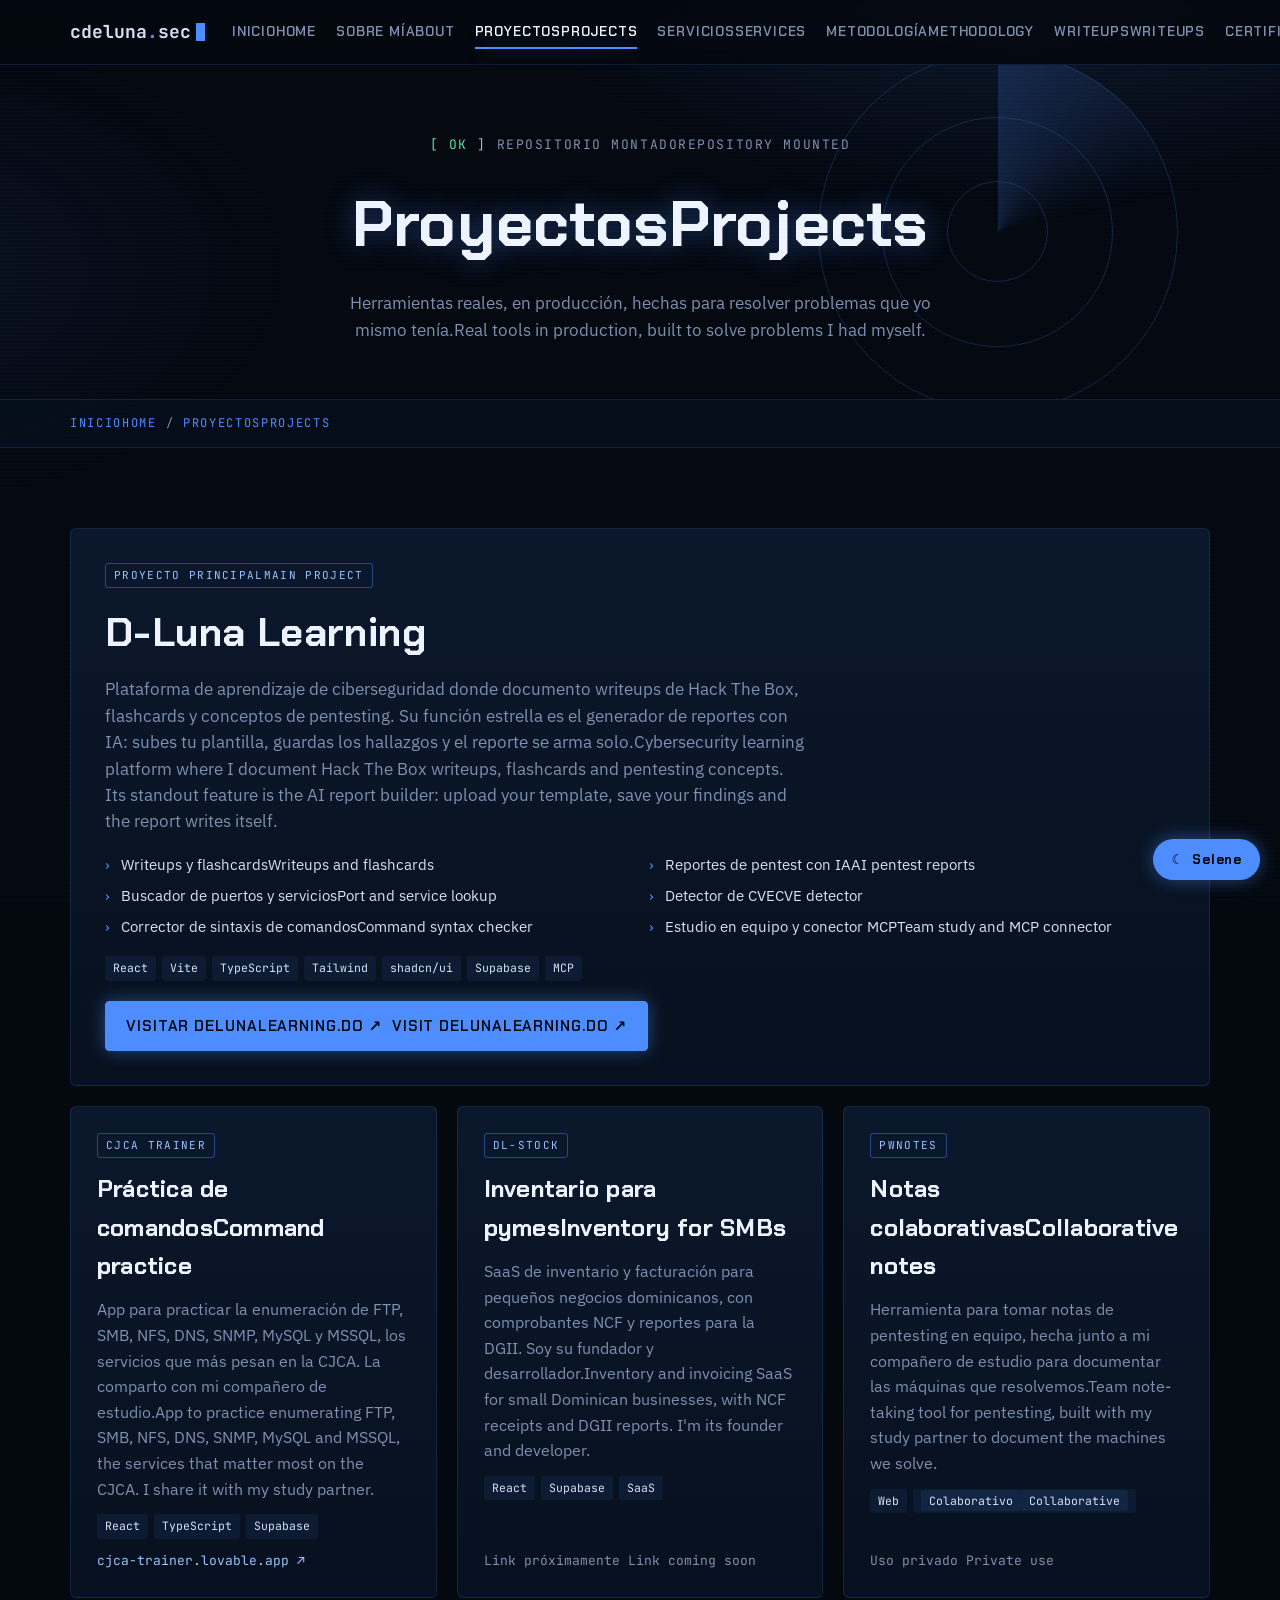
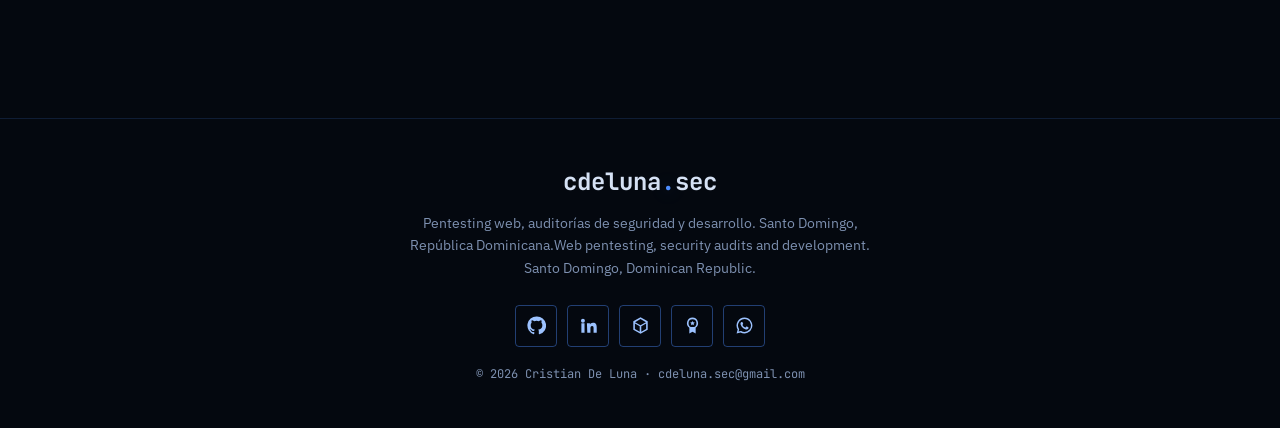
<file: projects.html>
<!doctype html>
<html lang="es" data-lang="es">
  <head>
    <meta charset="utf-8" />
    <meta
      name="viewport"
      content="width=device-width,initial-scale=1,viewport-fit=cover"
    />
    <title>Proyectos · cdeluna.sec</title>
    <meta
      name="description"
      content="Proyectos de Cristian De Luna: D-Luna Learning, CJCA Trainer, DL-Stock y PWNotes."
    />
    <meta property="og:title" content="Proyectos · cdeluna.sec" />
    <meta
      property="og:description"
      content="Proyectos de Cristian De Luna: D-Luna Learning, CJCA Trainer, DL-Stock y PWNotes."
    />
    <meta name="theme-color" content="#04080f" />
    <link
      rel="icon"
      href="data:image/svg+xml,%3Csvg xmlns='http://www.w3.org/2000/svg' viewBox='0 0 32 32'%3E%3Crect width='32' height='32' rx='6' fill='%2304080f'/%3E%3Ctext x='5' y='22' font-family='monospace' font-size='16' font-weight='700' fill='%234d8dff'%3E%3E_%3C/text%3E%3C/svg%3E"
    />
    <script>
      try {
        document.documentElement.dataset.lang =
          localStorage.getItem("cdl-lang") || "es";
      } catch (e) {
        document.documentElement.dataset.lang = "es";
      }
    </script>
    <link rel="preconnect" href="https://fonts.googleapis.com" />
    <link rel="preconnect" href="https://fonts.gstatic.com" crossorigin />
    <link
      rel="stylesheet"
      href="https://fonts.googleapis.com/css2?family=Chakra+Petch:wght@500;600;700&family=IBM+Plex+Sans:wght@400;500;600&family=JetBrains+Mono:wght@400;500;700&display=swap"
    />
    <link rel="stylesheet" href="assets/css/style.css" />
  </head>
  <body data-page="projects">
    <header class="nav">
      <div class="wrap">
        <a class="logo" href="index.html" aria-label="cdeluna.sec"
          >cdeluna<b>.</b>sec<span class="cur"></span
        ></a>
        <nav class="links" id="links" aria-label="Principal">
          <a href="index.html" data-k="home"
            ><span data-l="id">Inicio</span><span data-l="en">Home</span></a
          ><a href="about.html" data-k="about"
            ><span data-l="id">Sobre mí</span><span data-l="en">About</span></a
          ><a href="projects.html" data-k="projects"
            ><span data-l="id">Proyectos</span
            ><span data-l="en">Projects</span></a
          ><a href="services.html" data-k="services"
            ><span data-l="id">Servicios</span
            ><span data-l="en">Services</span></a
          ><a href="methodology.html" data-k="methodology"
            ><span data-l="id">Metodología</span
            ><span data-l="en">Methodology</span></a
          ><a href="writeups.html" data-k="writeups"
            ><span data-l="id">Writeups</span
            ><span data-l="en">Writeups</span></a
          ><a href="certificates.html" data-k="certificates"
            ><span data-l="id">Certificaciones</span
            ><span data-l="en">Certificates</span></a
          ><a href="contact.html" data-k="contact"
            ><span data-l="id">Contacto</span
            ><span data-l="en">Contact</span></a
          >
        </nav>
        <div class="tools">
          <button
            class="btn-ghost"
            id="langBtn"
            aria-label="Cambiar idioma / Change language"
          >
            EN
          </button>
          <button class="btn-ghost" id="tvBtn">Terminal</button>
          <button class="btn-ghost menu-btn" id="menuBtn" aria-label="Menú">
            ☰
          </button>
        </div>
      </div>
    </header>
    <main id="top">
      <section class="phero">
        <div class="radar" aria-hidden="true"><i></i><i></i><i></i><b></b></div>
        <div class="wrap">
          <div class="boot ld" style="justify-content: center; display: flex">
            [ OK ]
            <span
              >&nbsp;<span data-l="id">REPOSITORIO MONTADO</span
              ><span data-l="en">REPOSITORY MOUNTED</span></span
            >
          </div>
          <h1 class="ld" style="animation-delay: 0.1s">
            <span class="glitch" data-l="id" data-text="Proyectos"
              >Proyectos</span
            ><span class="glitch" data-l="en" data-text="Projects"
              >Projects</span
            >
          </h1>
          <p class="sub ld" style="animation-delay: 0.2s">
            <span data-l="id"
              >Herramientas reales, en producción, hechas para resolver
              problemas que yo mismo tenía.</span
            ><span data-l="en"
              >Real tools in production, built to solve problems I had
              myself.</span
            >
          </p>
        </div>
      </section>
      <div class="crumbs">
        <div class="wrap">
          <a href="index.html"
            ><span data-l="id">Inicio</span><span data-l="en">Home</span></a
          >
          /
          <span
            ><span data-l="id">Proyectos</span
            ><span data-l="en">Projects</span></span
          >
        </div>
      </div>
      <section class="block">
        <div class="wrap">
          <article class="card main rv spot sweep" style="padding: 34px">
            <span class="badge"
              ><span data-l="id">Proyecto principal</span
              ><span data-l="en">Main project</span></span
            >
            <h3 style="font-size: clamp(28px, 4vw, 40px)">D-Luna Learning</h3>
            <p style="max-width: 70ch; font-size: 16.5px">
              <span data-l="id"
                >Plataforma de aprendizaje de ciberseguridad donde documento
                writeups de Hack The Box, flashcards y conceptos de pentesting.
                Su función estrella es el generador de reportes con IA: subes tu
                plantilla, guardas los hallazgos y el reporte se arma
                solo.</span
              ><span data-l="en"
                >Cybersecurity learning platform where I document Hack The Box
                writeups, flashcards and pentesting concepts. Its standout
                feature is the AI report builder: upload your template, save
                your findings and the report writes itself.</span
              >
            </p>
            <ul class="feat">
              <li>
                <span data-l="id">Writeups y flashcards</span
                ><span data-l="en">Writeups and flashcards</span>
              </li>
              <li>
                <span data-l="id">Reportes de pentest con IA</span
                ><span data-l="en">AI pentest reports</span>
              </li>
              <li>
                <span data-l="id">Buscador de puertos y servicios</span
                ><span data-l="en">Port and service lookup</span>
              </li>
              <li>
                <span data-l="id">Detector de CVE</span
                ><span data-l="en">CVE detector</span>
              </li>
              <li>
                <span data-l="id">Corrector de sintaxis de comandos</span
                ><span data-l="en">Command syntax checker</span>
              </li>
              <li>
                <span data-l="id">Estudio en equipo y conector MCP</span
                ><span data-l="en">Team study and MCP connector</span>
              </li>
            </ul>
            <div class="stack">
              <span>React</span><span>Vite</span><span>TypeScript</span
              ><span>Tailwind</span><span>shadcn/ui</span><span>Supabase</span
              ><span>MCP</span>
            </div>
            <a
              class="btn primary mag"
              style="align-self: flex-start; margin-top: 8px"
              href="https://delunalearning.do"
              target="_blank"
              rel="noopener"
              ><span data-l="id">Visitar delunalearning.do ↗</span
              ><span data-l="en">Visit delunalearning.do ↗</span></a
            >
          </article>
          <div class="proj-grid">
            <article class="card rv spot">
              <span class="badge">CJCA Trainer</span>
              <h3>
                <span data-l="id">Práctica de comandos</span
                ><span data-l="en">Command practice</span>
              </h3>
              <p>
                <span data-l="id"
                  >App para practicar la enumeración de FTP, SMB, NFS, DNS,
                  SNMP, MySQL y MSSQL, los servicios que más pesan en la CJCA.
                  La comparto con mi compañero de estudio.</span
                ><span data-l="en"
                  >App to practice enumerating FTP, SMB, NFS, DNS, SNMP, MySQL
                  and MSSQL, the services that matter most on the CJCA. I share
                  it with my study partner.</span
                >
              </p>
              <div class="stack">
                <span>React</span><span>TypeScript</span><span>Supabase</span>
              </div>
              <a
                class="go"
                href="https://cjca-trainer.lovable.app/"
                target="_blank"
                rel="noopener"
                >cjca-trainer.lovable.app ↗</a
              >
            </article>
            <article class="card rv spot">
              <span class="badge">DL-Stock</span>
              <h3>
                <span data-l="id">Inventario para pymes</span
                ><span data-l="en">Inventory for SMBs</span>
              </h3>
              <p>
                <span data-l="id"
                  >SaaS de inventario y facturación para pequeños negocios
                  dominicanos, con comprobantes NCF y reportes para la DGII. Soy
                  su fundador y desarrollador.</span
                ><span data-l="en"
                  >Inventory and invoicing SaaS for small Dominican businesses,
                  with NCF receipts and DGII reports. I'm its founder and
                  developer.</span
                >
              </p>
              <div class="stack">
                <span>React</span><span>Supabase</span><span>SaaS</span>
              </div>
              <span class="go off"
                ><span data-l="id">Link próximamente</span
                ><span data-l="en">Link coming soon</span></span
              >
            </article>
            <article class="card rv spot">
              <span class="badge">PWNotes</span>
              <h3>
                <span data-l="id">Notas colaborativas</span
                ><span data-l="en">Collaborative notes</span>
              </h3>
              <p>
                <span data-l="id"
                  >Herramienta para tomar notas de pentesting en equipo, hecha
                  junto a mi compañero de estudio para documentar las máquinas
                  que resolvemos.</span
                ><span data-l="en"
                  >Team note-taking tool for pentesting, built with my study
                  partner to document the machines we solve.</span
                >
              </p>
              <div class="stack">
                <span>Web</span
                ><span
                  ><span data-l="id">Colaborativo</span
                  ><span data-l="en">Collaborative</span></span
                >
              </div>
              <span class="go off"
                ><span data-l="id">Uso privado</span
                ><span data-l="en">Private use</span></span
              >
            </article>
          </div>
        </div>
      </section>
    </main>
    <footer>
      <div class="logo">cdeluna<b>.</b>sec</div>
      <p>
        <span data-l="id"
          >Pentesting web, auditorías de seguridad y desarrollo. Santo Domingo,
          República Dominicana.</span
        ><span data-l="en"
          >Web pentesting, security audits and development. Santo Domingo,
          Dominican Republic.</span
        >
      </p>
      <div class="socials">
        <a
          href="https://github.com/cdelunasec"
          target="_blank"
          rel="noopener"
          aria-label="GitHub"
          title="GitHub"
          ><svg viewBox="0 0 24 24">
            <path
              d="M12 .5a11.5 11.5 0 0 0-3.64 22.41c.58.1.79-.25.79-.56v-2c-3.2.7-3.88-1.36-3.88-1.36-.52-1.33-1.28-1.69-1.28-1.69-1.05-.71.08-.7.08-.7 1.16.08 1.77 1.19 1.77 1.19 1.03 1.77 2.7 1.26 3.36.96.1-.75.4-1.26.73-1.55-2.55-.29-5.24-1.28-5.24-5.69 0-1.26.45-2.29 1.19-3.1-.12-.29-.52-1.46.11-3.05 0 0 .97-.31 3.17 1.18a11 11 0 0 1 5.77 0c2.2-1.49 3.17-1.18 3.17-1.18.63 1.59.23 2.76.11 3.05.74.81 1.19 1.84 1.19 3.1 0 4.42-2.7 5.39-5.26 5.68.41.36.78 1.06.78 2.14v3.17c0 .31.21.67.8.56A11.5 11.5 0 0 0 12 .5z"
            /></svg></a
        ><a
          href="https://www.linkedin.com/in/cristian-de-luna-a615993aa"
          target="_blank"
          rel="noopener"
          aria-label="LinkedIn"
          title="LinkedIn"
          ><svg viewBox="0 0 24 24">
            <path
              d="M4.98 3.5a2.5 2.5 0 1 1 0 5 2.5 2.5 0 0 1 0-5zM3 9h4v12H3zm7 0h3.8v1.7h.05c.53-1 1.83-2.05 3.77-2.05 4.03 0 4.78 2.65 4.78 6.1V21h-4v-5.5c0-1.31-.02-3-1.83-3-1.83 0-2.11 1.43-2.11 2.9V21h-4z"
            /></svg></a
        ><a
          href="https://profile.hackthebox.com/profile/019d363d-97a9-7000-80f8-97a98ddf913b"
          target="_blank"
          rel="noopener"
          aria-label="Hack The Box"
          title="Hack The Box"
          ><svg viewBox="0 0 24 24">
            <path
              d="M12 1.5 2.9 6.75v10.5L12 22.5l9.1-5.25V6.75zm0 2.3 6.9 3.98L12 11.76 5.1 7.78zM4.9 9.5l6.1 3.52v7.03l-6.1-3.52zm8.1 10.55v-7.03l6.1-3.52v7.03z"
            /></svg></a
        ><a
          href="https://www.credly.com/users/cristian-de-luna.58042586"
          target="_blank"
          rel="noopener"
          aria-label="Credly"
          title="Credly"
          ><svg viewBox="0 0 24 24">
            <path
              d="M12 2a7 7 0 0 0-4 12.74V22l4-2 4 2v-7.26A7 7 0 0 0 12 2zm0 2a5 5 0 1 1 0 10 5 5 0 0 1 0-10zm0 2.2-.9 1.83-2 .3 1.45 1.41-.34 2 1.79-.94 1.79.94-.34-2 1.45-1.41-2-.3z"
            /></svg></a
        ><a
          href="https://wa.me/18492591279"
          target="_blank"
          rel="noopener"
          aria-label="WhatsApp"
          title="WhatsApp"
          data-wa
          ><svg viewBox="0 0 24 24">
            <path
              d="M12 2a10 10 0 0 0-8.6 15.1L2 22l5-1.3A10 10 0 1 0 12 2zm0 18.2a8.2 8.2 0 0 1-4.2-1.15l-.3-.18-3 .78.8-2.9-.2-.3A8.2 8.2 0 1 1 12 20.2zm4.5-6.1c-.25-.13-1.47-.73-1.7-.81-.23-.08-.4-.13-.56.12-.17.25-.64.81-.79.98-.14.17-.29.19-.54.06a6.7 6.7 0 0 1-3.34-2.92c-.25-.43.25-.4.72-1.33.08-.17.04-.31-.02-.44-.06-.12-.56-1.35-.77-1.85-.2-.48-.41-.42-.56-.42h-.48c-.17 0-.44.06-.67.31-.23.25-.88.86-.88 2.1s.9 2.43 1.02 2.6c.13.17 1.77 2.7 4.29 3.79 1.6.69 2.22.75 3.02.63.49-.07 1.47-.6 1.68-1.18.21-.58.21-1.08.15-1.18-.06-.1-.23-.17-.48-.29z"
            /></svg
        ></a>
      </div>
      <div class="sm">© 2026 Cristian De Luna · cdeluna.sec@gmail.com</div>
    </footer>
    <button class="bot-btn" id="botBtn" aria-label="Selene">
      <span>☾</span> Selene
    </button>
    <div class="bot" id="bot" hidden>
      <header>
        <div>
          Selene<small
            ><span data-l="id">ASISTENTE DEL PORTAFOLIO</span
            ><span data-l="en">PORTFOLIO ASSISTANT</span></small
          >
        </div>
        <button id="botX" aria-label="Cerrar">×</button>
      </header>
      <div class="msgs" id="botMsgs"></div>
      <div class="chips" id="botChips"></div>
    </div>
    <div class="tboot" id="tboot" hidden></div>
    <div class="tdock" id="tdock" hidden>
      <div class="grip" id="grip" title="Arrastra para cambiar el ancho"></div>
      <div class="t-head">
        <i></i><i></i><i></i><span>deluna@kali: ~/portfolio</span><b>● LIVE</b>
      </div>
      <div class="t-out" id="tOut"></div>
      <div class="t-in">
        <span class="pl">┌──(deluna㉿kali)-[~/portfolio]</span>
        <div class="row">
          <span class="pl">└─$</span
          ><input
            id="tIn"
            autocomplete="off"
            spellcheck="false"
            aria-label="Comando"
            placeholder="type: help"
          />
        </div>
      </div>
    </div>
    <script src="assets/js/main.js"></script>
  </body>
</html>
</file>
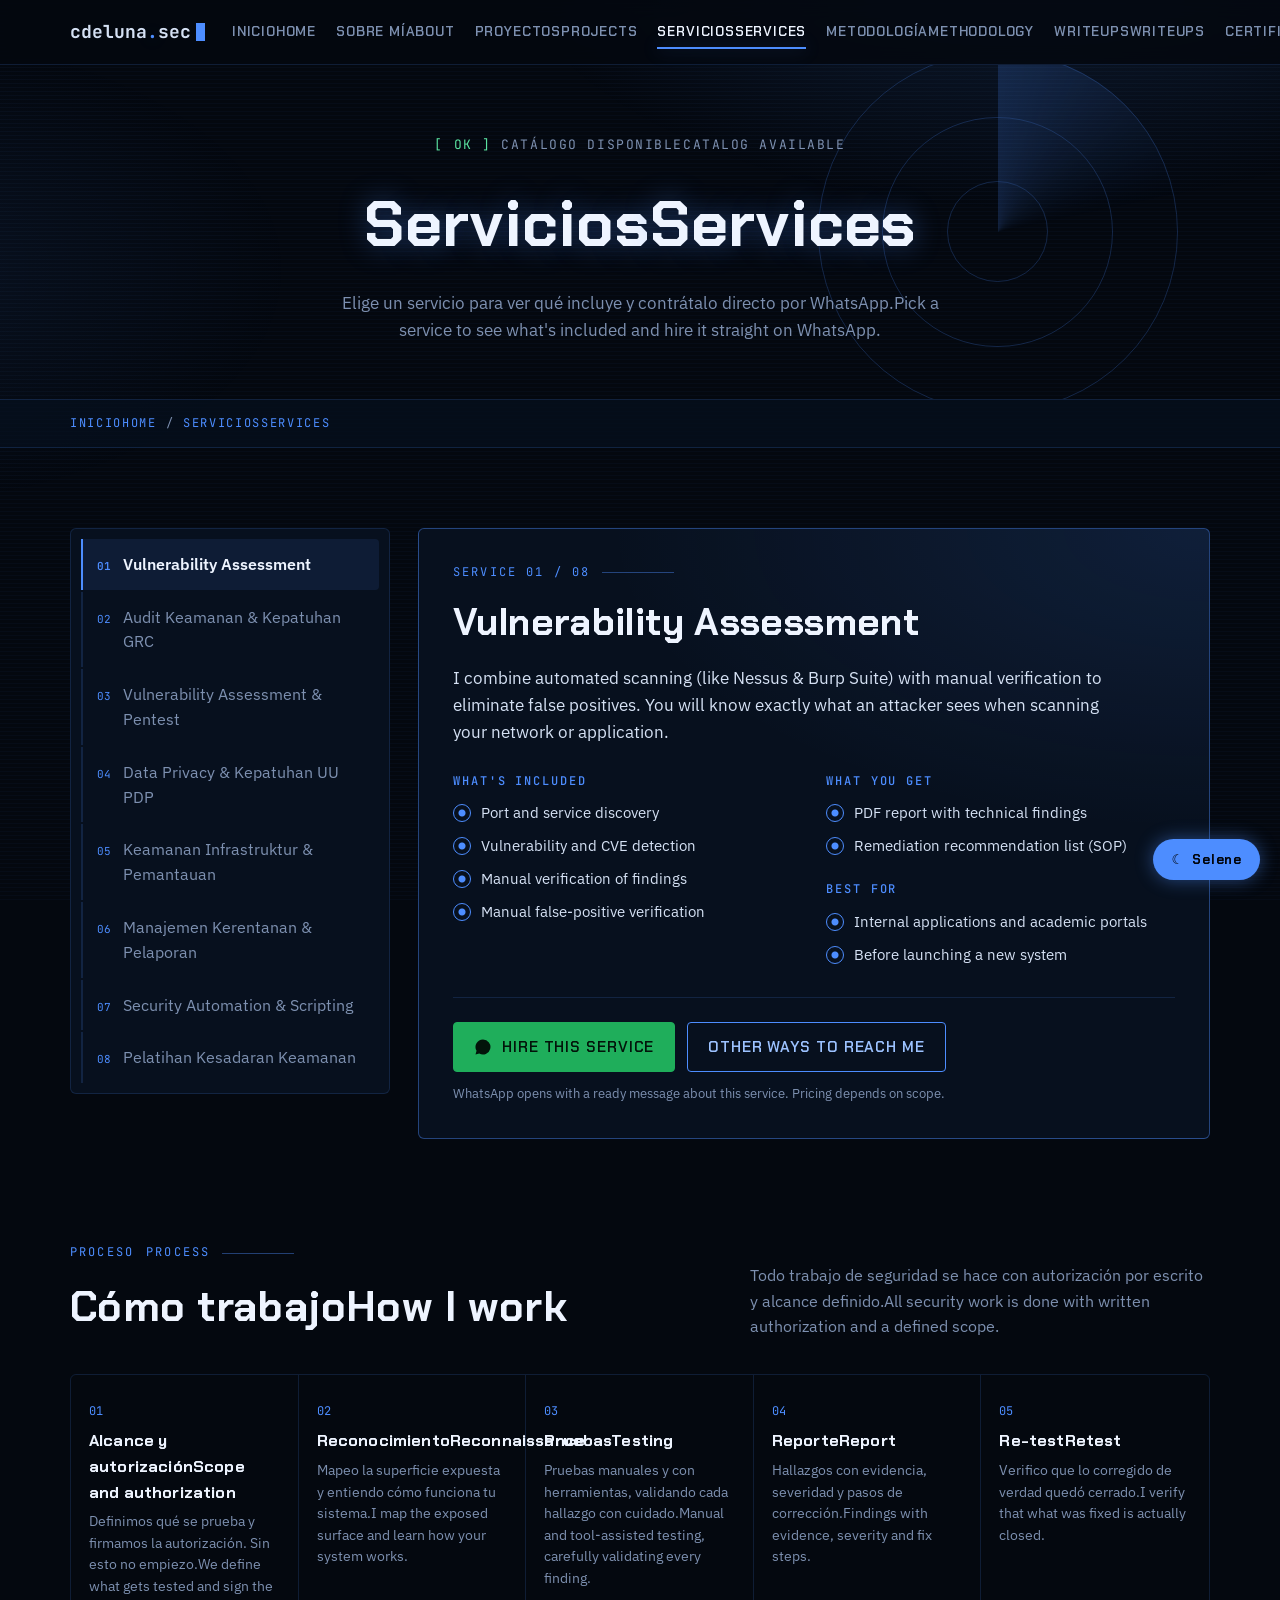
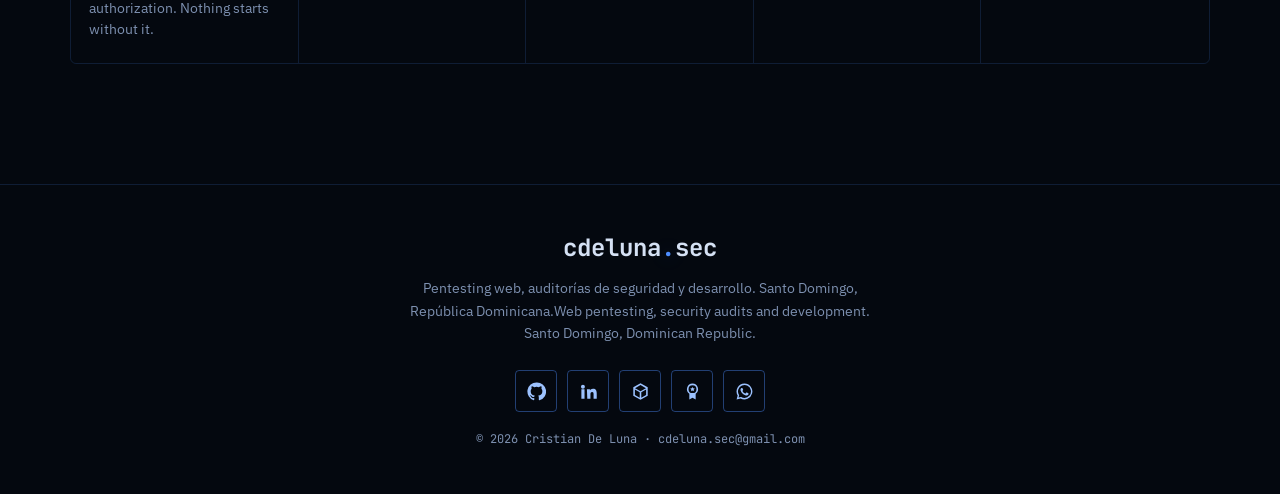
<file: services.html>
<!doctype html>
<html lang="es" data-lang="es">
  <head>
    <meta charset="utf-8" />
    <meta
      name="viewport"
      content="width=device-width,initial-scale=1,viewport-fit=cover"
    />
    <title>Services · salsa.sec</title>
    <meta
      name="description"
      content="Servicios de seguridad y desarrollo de Cristian De Luna, con contratación directa por WhatsApp."
    />
    <meta property="og:title" content="Servicios · cdeluna.sec" />
    <meta
      property="og:description"
      content="Servicios de seguridad y desarrollo de Cristian De Luna, con contratación directa por WhatsApp."
    />
    <meta name="theme-color" content="#04080f" />
    <link
      rel="icon"
      href="data:image/svg+xml,%3Csvg xmlns='http://www.w3.org/2000/svg' viewBox='0 0 32 32'%3E%3Crect width='32' height='32' rx='6' fill='%2304080f'/%3E%3Ctext x='5' y='22' font-family='monospace' font-size='16' font-weight='700' fill='%234d8dff'%3E%3E_%3C/text%3E%3C/svg%3E"
    />
    <script>
      try {
        document.documentElement.dataset.lang =
          localStorage.getItem("cdl-lang") || "es";
      } catch (e) {
        document.documentElement.dataset.lang = "es";
      }
    </script>
    <link rel="preconnect" href="https://fonts.googleapis.com" />
    <link rel="preconnect" href="https://fonts.gstatic.com" crossorigin />
    <link
      rel="stylesheet"
      href="https://fonts.googleapis.com/css2?family=Chakra+Petch:wght@500;600;700&family=IBM+Plex+Sans:wght@400;500;600&family=JetBrains+Mono:wght@400;500;700&display=swap"
    />
    <link rel="stylesheet" href="assets/css/style.css" />
  </head>
  <body data-page="services">
    <header class="nav">
      <div class="wrap">
        <a class="logo" href="index.html" aria-label="cdeluna.sec"
          >cdeluna<b>.</b>sec<span class="cur"></span
        ></a>
        <nav class="links" id="links" aria-label="Principal">
          <a href="index.html" data-k="home"
            ><span data-l="es">Inicio</span><span data-l="en">Home</span></a
          ><a href="about.html" data-k="about"
            ><span data-l="es">Sobre mí</span><span data-l="en">About</span></a
          ><a href="projects.html" data-k="projects"
            ><span data-l="es">Proyectos</span
            ><span data-l="en">Projects</span></a
          ><a href="services.html" data-k="services"
            ><span data-l="es">Servicios</span
            ><span data-l="en">Services</span></a
          ><a href="methodology.html" data-k="methodology"
            ><span data-l="es">Metodología</span
            ><span data-l="en">Methodology</span></a
          ><a href="writeups.html" data-k="writeups"
            ><span data-l="es">Writeups</span
            ><span data-l="en">Writeups</span></a
          ><a href="certificates.html" data-k="certificates"
            ><span data-l="es">Certificaciones</span
            ><span data-l="en">Certificates</span></a
          ><a href="contact.html" data-k="contact"
            ><span data-l="es">Contacto</span
            ><span data-l="en">Contact</span></a
          >
        </nav>
        <div class="tools">
          <button
            class="btn-ghost"
            id="langBtn"
            aria-label="Cambiar idioma / Change language"
          >
            EN
          </button>
          <button class="btn-ghost" id="tvBtn">Terminal</button>
          <button class="btn-ghost menu-btn" id="menuBtn" aria-label="Menú">
            ☰
          </button>
        </div>
      </div>
    </header>
    <main id="top">
      <section class="phero">
        <div class="radar" aria-hidden="true"><i></i><i></i><i></i><b></b></div>
        <div class="wrap">
          <div class="boot ld" style="justify-content: center; display: flex">
            [ OK ]
            <span
              >&nbsp;<span data-l="es">CATÁLOGO DISPONIBLE</span
              ><span data-l="en">CATALOG AVAILABLE</span></span
            >
          </div>
          <h1 class="ld" style="animation-delay: 0.1s">
            <span class="glitch" data-l="es" data-text="Servicios"
              >Servicios</span
            ><span class="glitch" data-l="en" data-text="Services"
              >Services</span
            >
          </h1>
          <p class="sub ld" style="animation-delay: 0.2s">
            <span data-l="es"
              >Elige un servicio para ver qué incluye y contrátalo directo por
              WhatsApp.</span
            ><span data-l="en"
              >Pick a service to see what's included and hire it straight on
              WhatsApp.</span
            >
          </p>
        </div>
      </section>
      <div class="crumbs">
        <div class="wrap">
          <a href="index.html"
            ><span data-l="es">Inicio</span><span data-l="en">Home</span></a
          >
          /
          <span
            ><span data-l="es">Servicios</span
            ><span data-l="en">Services</span></span
          >
        </div>
      </div>
      <section class="block">
        <div class="wrap sd">
          <nav class="sd-list rv" id="sdList" aria-label="Servicios"></nav>
          <article
            class="sd-panel rv spot"
            id="sdPanel"
            aria-live="polite"
          ></article>
        </div>
      </section>
      <section class="block tight">
        <div class="wrap">
          <div class="head rv">
            <div>
              <div class="eyebrow">
                <span data-l="es">Proceso</span><span data-l="en">Process</span>
              </div>
              <h2>
                <span data-l="es">Cómo trabajo</span
                ><span data-l="en">How I work</span>
              </h2>
            </div>
            <p>
              <span data-l="es"
                >Todo trabajo de seguridad se hace con autorización por escrito
                y alcance definido.</span
              ><span data-l="en"
                >All security work is done with written authorization and a
                defined scope.</span
              >
            </p>
          </div>
          <div class="steps sweep">
            <div class="rv">
              <h3>
                <span data-l="es">Alcance y autorización</span
                ><span data-l="en">Scope and authorization</span>
              </h3>
              <p>
                <span data-l="es"
                  >Definimos qué se prueba y firmamos la autorización. Sin esto
                  no empiezo.</span
                ><span data-l="en"
                  >We define what gets tested and sign the authorization.
                  Nothing starts without it.</span
                >
              </p>
            </div>
            <div class="rv">
              <h3>
                <span data-l="es">Reconocimiento</span
                ><span data-l="en">Reconnaissance</span>
              </h3>
              <p>
                <span data-l="es"
                  >Mapeo la superficie expuesta y entiendo cómo funciona tu
                  sistema.</span
                ><span data-l="en"
                  >I map the exposed surface and learn how your system
                  works.</span
                >
              </p>
            </div>
            <div class="rv">
              <h3>
                <span data-l="es">Pruebas</span><span data-l="en">Testing</span>
              </h3>
              <p>
                <span data-l="es"
                  >Pruebas manuales y con herramientas, validando cada hallazgo
                  con cuidado.</span
                ><span data-l="en"
                  >Manual and tool-assisted testing, carefully validating every
                  finding.</span
                >
              </p>
            </div>
            <div class="rv">
              <h3>
                <span data-l="es">Reporte</span><span data-l="en">Report</span>
              </h3>
              <p>
                <span data-l="es"
                  >Hallazgos con evidencia, severidad y pasos de
                  corrección.</span
                ><span data-l="en"
                  >Findings with evidence, severity and fix steps.</span
                >
              </p>
            </div>
            <div class="rv">
              <h3>
                <span data-l="es">Re-test</span><span data-l="en">Retest</span>
              </h3>
              <p>
                <span data-l="es"
                  >Verifico que lo corregido de verdad quedó cerrado.</span
                ><span data-l="en"
                  >I verify that what was fixed is actually closed.</span
                >
              </p>
            </div>
          </div>
        </div>
      </section>
    </main>
    <footer>
      <div class="logo">cdeluna<b>.</b>sec</div>
      <p>
        <span data-l="es"
          >Pentesting web, auditorías de seguridad y desarrollo. Santo Domingo,
          República Dominicana.</span
        ><span data-l="en"
          >Web pentesting, security audits and development. Santo Domingo,
          Dominican Republic.</span
        >
      </p>
      <div class="socials">
        <a
          href="https://github.com/cdelunasec"
          target="_blank"
          rel="noopener"
          aria-label="GitHub"
          title="GitHub"
          ><svg viewBox="0 0 24 24">
            <path
              d="M12 .5a11.5 11.5 0 0 0-3.64 22.41c.58.1.79-.25.79-.56v-2c-3.2.7-3.88-1.36-3.88-1.36-.52-1.33-1.28-1.69-1.28-1.69-1.05-.71.08-.7.08-.7 1.16.08 1.77 1.19 1.77 1.19 1.03 1.77 2.7 1.26 3.36.96.1-.75.4-1.26.73-1.55-2.55-.29-5.24-1.28-5.24-5.69 0-1.26.45-2.29 1.19-3.1-.12-.29-.52-1.46.11-3.05 0 0 .97-.31 3.17 1.18a11 11 0 0 1 5.77 0c2.2-1.49 3.17-1.18 3.17-1.18.63 1.59.23 2.76.11 3.05.74.81 1.19 1.84 1.19 3.1 0 4.42-2.7 5.39-5.26 5.68.41.36.78 1.06.78 2.14v3.17c0 .31.21.67.8.56A11.5 11.5 0 0 0 12 .5z"
            /></svg></a
        ><a
          href="https://www.linkedin.com/in/cristian-de-luna-a615993aa"
          target="_blank"
          rel="noopener"
          aria-label="LinkedIn"
          title="LinkedIn"
          ><svg viewBox="0 0 24 24">
            <path
              d="M4.98 3.5a2.5 2.5 0 1 1 0 5 2.5 2.5 0 0 1 0-5zM3 9h4v12H3zm7 0h3.8v1.7h.05c.53-1 1.83-2.05 3.77-2.05 4.03 0 4.78 2.65 4.78 6.1V21h-4v-5.5c0-1.31-.02-3-1.83-3-1.83 0-2.11 1.43-2.11 2.9V21h-4z"
            /></svg></a
        ><a
          href="https://profile.hackthebox.com/profile/019d363d-97a9-7000-80f8-97a98ddf913b"
          target="_blank"
          rel="noopener"
          aria-label="Hack The Box"
          title="Hack The Box"
          ><svg viewBox="0 0 24 24">
            <path
              d="M12 1.5 2.9 6.75v10.5L12 22.5l9.1-5.25V6.75zm0 2.3 6.9 3.98L12 11.76 5.1 7.78zM4.9 9.5l6.1 3.52v7.03l-6.1-3.52zm8.1 10.55v-7.03l6.1-3.52v7.03z"
            /></svg></a
        ><a
          href="https://www.credly.com/users/cristian-de-luna.58042586"
          target="_blank"
          rel="noopener"
          aria-label="Credly"
          title="Credly"
          ><svg viewBox="0 0 24 24">
            <path
              d="M12 2a7 7 0 0 0-4 12.74V22l4-2 4 2v-7.26A7 7 0 0 0 12 2zm0 2a5 5 0 1 1 0 10 5 5 0 0 1 0-10zm0 2.2-.9 1.83-2 .3 1.45 1.41-.34 2 1.79-.94 1.79.94-.34-2 1.45-1.41-2-.3z"
            /></svg></a
        ><a
          href="https://wa.me/18492591279"
          target="_blank"
          rel="noopener"
          aria-label="WhatsApp"
          title="WhatsApp"
          data-wa
          ><svg viewBox="0 0 24 24">
            <path
              d="M12 2a10 10 0 0 0-8.6 15.1L2 22l5-1.3A10 10 0 1 0 12 2zm0 18.2a8.2 8.2 0 0 1-4.2-1.15l-.3-.18-3 .78.8-2.9-.2-.3A8.2 8.2 0 1 1 12 20.2zm4.5-6.1c-.25-.13-1.47-.73-1.7-.81-.23-.08-.4-.13-.56.12-.17.25-.64.81-.79.98-.14.17-.29.19-.54.06a6.7 6.7 0 0 1-3.34-2.92c-.25-.43.25-.4.72-1.33.08-.17.04-.31-.02-.44-.06-.12-.56-1.35-.77-1.85-.2-.48-.41-.42-.56-.42h-.48c-.17 0-.44.06-.67.31-.23.25-.88.86-.88 2.1s.9 2.43 1.02 2.6c.13.17 1.77 2.7 4.29 3.79 1.6.69 2.22.75 3.02.63.49-.07 1.47-.6 1.68-1.18.21-.58.21-1.08.15-1.18-.06-.1-.23-.17-.48-.29z"
            /></svg
        ></a>
      </div>
      <div class="sm">© 2026 Cristian De Luna · cdeluna.sec@gmail.com</div>
    </footer>
    <button class="bot-btn" id="botBtn" aria-label="Selene">
      <span>☾</span> Selene
    </button>
    <div class="bot" id="bot" hidden>
      <header>
        <div>
          Selene<small
            ><span data-l="es">ASISTENTE DEL PORTAFOLIO</span
            ><span data-l="en">PORTFOLIO ASSISTANT</span></small
          >
        </div>
        <button id="botX" aria-label="Cerrar">×</button>
      </header>
      <div class="msgs" id="botMsgs"></div>
      <div class="chips" id="botChips"></div>
    </div>
    <div class="tboot" id="tboot" hidden></div>
    <div class="tdock" id="tdock" hidden>
      <div class="grip" id="grip" title="Arrastra para cambiar el ancho"></div>
      <div class="t-head">
        <i></i><i></i><i></i><span>deluna@kali: ~/portfolio</span><b>● LIVE</b>
      </div>
      <div class="t-out" id="tOut"></div>
      <div class="t-in">
        <span class="pl">┌──(deluna㉿kali)-[~/portfolio]</span>
        <div class="row">
          <span class="pl">└─$</span
          ><input
            id="tIn"
            autocomplete="off"
            spellcheck="false"
            aria-label="Comando"
            placeholder="type: help"
          />
        </div>
      </div>
    </div>
    <script src="assets/js/main.js"></script>
    <script src="assets/js/services.js"></script>
  </body>
</html>
</file>
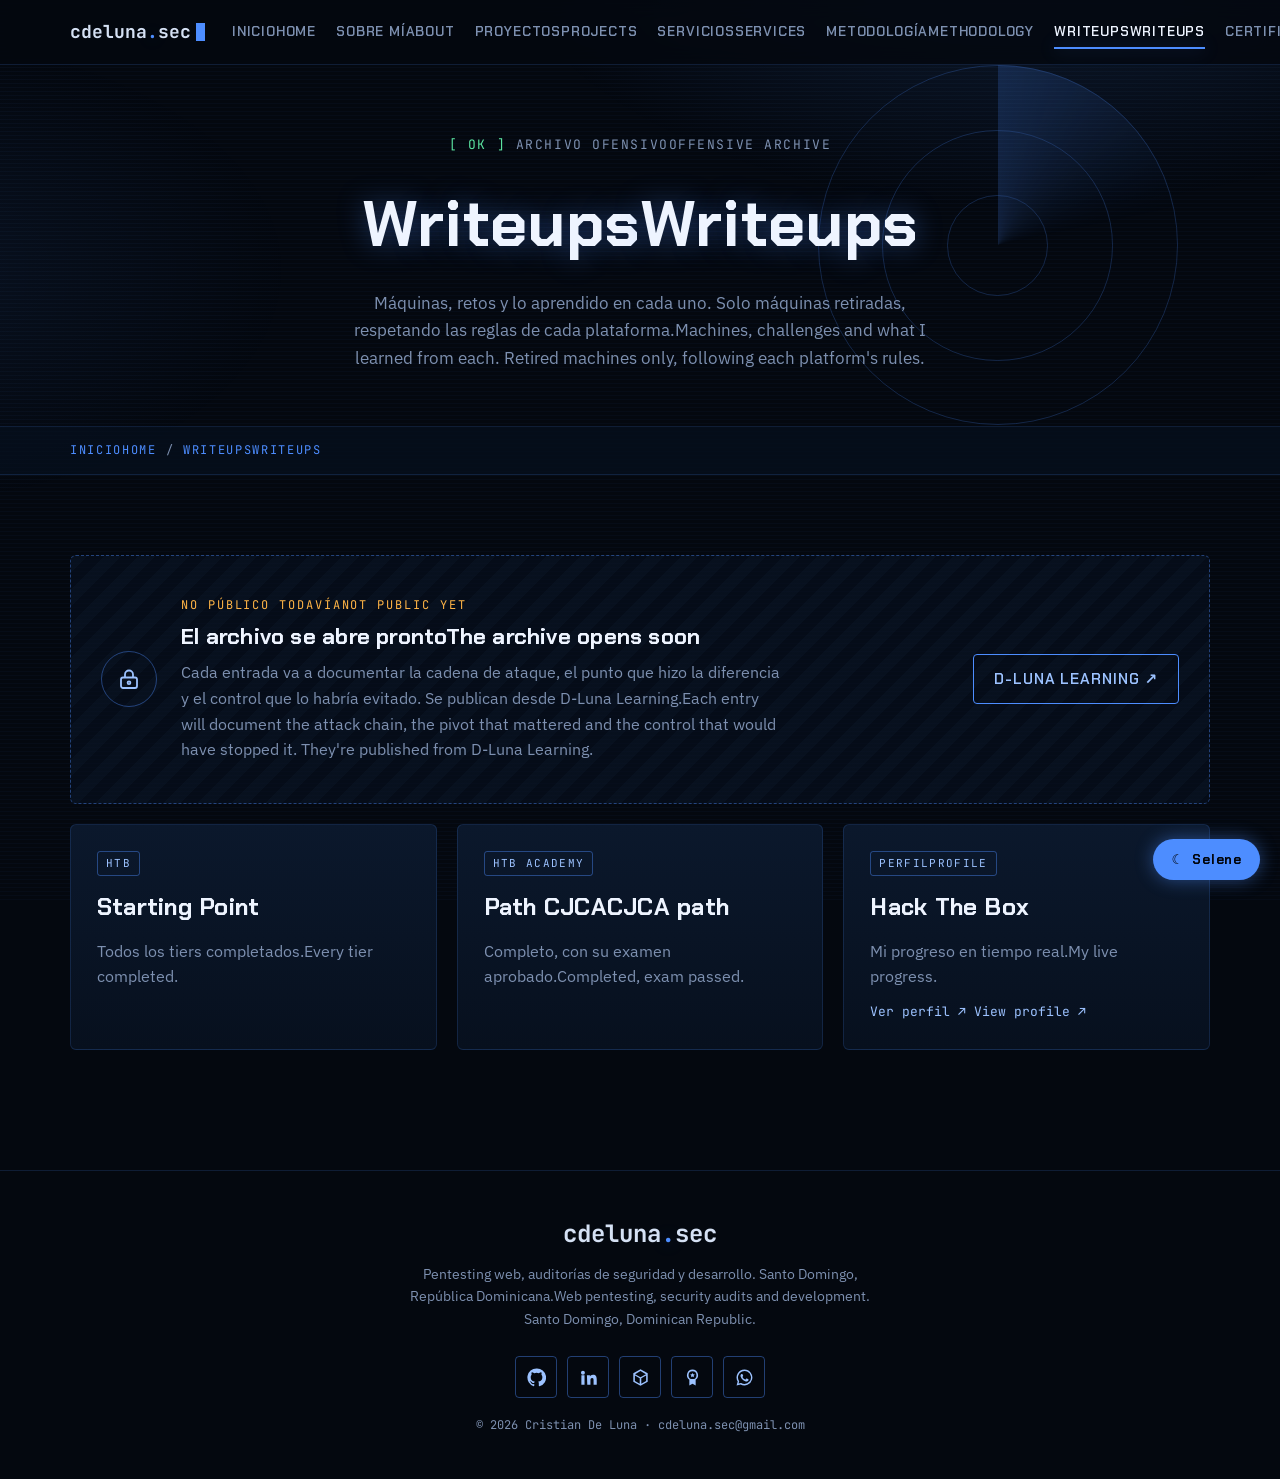
<file: writeups.html>
<!doctype html>
<html lang="es" data-lang="es">
<head>
<meta charset="utf-8">
<meta name="viewport" content="width=device-width,initial-scale=1,viewport-fit=cover">
<title>Writeups · cdeluna.sec</title>
<meta name="description" content="Archivo de writeups de máquinas retiradas y retos de Cristian De Luna.">
<meta property="og:title" content="Writeups · cdeluna.sec">
<meta property="og:description" content="Archivo de writeups de máquinas retiradas y retos de Cristian De Luna.">
<meta name="theme-color" content="#04080f">
<link rel="icon" href="data:image/svg+xml,%3Csvg xmlns='http://www.w3.org/2000/svg' viewBox='0 0 32 32'%3E%3Crect width='32' height='32' rx='6' fill='%2304080f'/%3E%3Ctext x='5' y='22' font-family='monospace' font-size='16' font-weight='700' fill='%234d8dff'%3E%3E_%3C/text%3E%3C/svg%3E">
<script>try{document.documentElement.dataset.lang=localStorage.getItem("cdl-lang")||"es"}catch(e){document.documentElement.dataset.lang="es"}</script>
<link rel="preconnect" href="https://fonts.googleapis.com">
<link rel="preconnect" href="https://fonts.gstatic.com" crossorigin>
<link rel="stylesheet" href="https://fonts.googleapis.com/css2?family=Chakra+Petch:wght@500;600;700&family=IBM+Plex+Sans:wght@400;500;600&family=JetBrains+Mono:wght@400;500;700&display=swap">
<link rel="stylesheet" href="assets/css/style.css">
</head>
<body data-page="writeups">
<header class="nav">
  <div class="wrap">
    <a class="logo" href="index.html" aria-label="cdeluna.sec">cdeluna<b>.</b>sec<span class="cur"></span></a>
    <nav class="links" id="links" aria-label="Principal"><a href="index.html" data-k="home"><span data-l="id">Inicio</span><span data-l="en">Home</span></a><a href="about.html" data-k="about"><span data-l="id">Sobre mí</span><span data-l="en">About</span></a><a href="projects.html" data-k="projects"><span data-l="id">Proyectos</span><span data-l="en">Projects</span></a><a href="services.html" data-k="services"><span data-l="id">Servicios</span><span data-l="en">Services</span></a><a href="methodology.html" data-k="methodology"><span data-l="id">Metodología</span><span data-l="en">Methodology</span></a><a href="writeups.html" data-k="writeups"><span data-l="id">Writeups</span><span data-l="en">Writeups</span></a><a href="certificates.html" data-k="certificates"><span data-l="id">Certificaciones</span><span data-l="en">Certificates</span></a><a href="contact.html" data-k="contact"><span data-l="id">Contacto</span><span data-l="en">Contact</span></a></nav>
    <div class="tools">
      <button class="btn-ghost" id="langBtn" aria-label="Cambiar idioma / Change language">EN</button>
      <button class="btn-ghost" id="tvBtn">Terminal</button>
      <button class="btn-ghost menu-btn" id="menuBtn" aria-label="Menú">☰</button>
    </div>
  </div>
</header>
<main id="top">
<section class="phero">
  <div class="radar" aria-hidden="true"><i></i><i></i><i></i><b></b></div>
  <div class="wrap">
    <div class="boot ld" style="justify-content:center;display:flex">[ OK ] <span>&nbsp;<span data-l="id">ARCHIVO OFENSIVO</span><span data-l="en">OFFENSIVE ARCHIVE</span></span></div>
    <h1 class="ld" style="animation-delay:.1s"><span class="glitch" data-l="id" data-text="Writeups">Writeups</span><span class="glitch" data-l="en" data-text="Writeups">Writeups</span></h1>
    <p class="sub ld" style="animation-delay:.2s"><span data-l="id">Máquinas, retos y lo aprendido en cada uno. Solo máquinas retiradas, respetando las reglas de cada plataforma.</span><span data-l="en">Machines, challenges and what I learned from each. Retired machines only, following each platform's rules.</span></p>
    
  </div>
</section>
<div class="crumbs"><div class="wrap"><a href="index.html"><span data-l="id">Inicio</span><span data-l="en">Home</span></a> / <span><span data-l="id">Writeups</span><span data-l="en">Writeups</span></span></div></div>
<section class="block">
  <div class="wrap">
    <div class="locked rv">
      <div class="lk"><svg viewBox="0 0 24 24"><rect x="4" y="10.5" width="16" height="10.5" rx="2"/><path d="M8 10.5V7.5a4 4 0 0 1 8 0v3"/><circle cx="12" cy="15.7" r="1.4"/></svg></div>
      <div><div class="st"><span data-l="id">No público todavía</span><span data-l="en">Not public yet</span></div>
        <h3><span data-l="id">El archivo se abre pronto</span><span data-l="en">The archive opens soon</span></h3>
        <p><span data-l="id">Cada entrada va a documentar la cadena de ataque, el punto que hizo la diferencia y el control que lo habría evitado. Se publican desde D-Luna Learning.</span><span data-l="en">Each entry will document the attack chain, the pivot that mattered and the control that would have stopped it. They're published from D-Luna Learning.</span></p></div>
      <a class="btn line mag" href="https://delunalearning.do" target="_blank" rel="noopener">D-Luna Learning ↗</a>
    </div>
    <div class="proj-grid">
      <div class="card rv spot"><span class="badge">HTB</span><h3>Starting Point</h3><p><span data-l="id">Todos los tiers completados.</span><span data-l="en">Every tier completed.</span></p></div>
      <div class="card rv spot"><span class="badge">HTB Academy</span><h3><span data-l="id">Path CJCA</span><span data-l="en">CJCA path</span></h3><p><span data-l="id">Completo, con su examen aprobado.</span><span data-l="en">Completed, exam passed.</span></p></div>
      <div class="card rv spot"><span class="badge"><span data-l="id">Perfil</span><span data-l="en">Profile</span></span><h3>Hack The Box</h3><p><span data-l="id">Mi progreso en tiempo real.</span><span data-l="en">My live progress.</span></p><a class="go" href="https://profile.hackthebox.com/profile/019d363d-97a9-7000-80f8-97a98ddf913b" target="_blank" rel="noopener"><span data-l="id">Ver perfil ↗</span><span data-l="en">View profile ↗</span></a></div>
    </div>
  </div>
</section>
</main>
<footer>
  <div class="logo">cdeluna<b>.</b>sec</div>
  <p><span data-l="id">Pentesting web, auditorías de seguridad y desarrollo. Santo Domingo, República Dominicana.</span><span data-l="en">Web pentesting, security audits and development. Santo Domingo, Dominican Republic.</span></p>
  <div class="socials"><a href="https://github.com/cdelunasec" target="_blank" rel="noopener" aria-label="GitHub" title="GitHub"><svg viewBox="0 0 24 24"><path d="M12 .5a11.5 11.5 0 0 0-3.64 22.41c.58.1.79-.25.79-.56v-2c-3.2.7-3.88-1.36-3.88-1.36-.52-1.33-1.28-1.69-1.28-1.69-1.05-.71.08-.7.08-.7 1.16.08 1.77 1.19 1.77 1.19 1.03 1.77 2.7 1.26 3.36.96.1-.75.4-1.26.73-1.55-2.55-.29-5.24-1.28-5.24-5.69 0-1.26.45-2.29 1.19-3.1-.12-.29-.52-1.46.11-3.05 0 0 .97-.31 3.17 1.18a11 11 0 0 1 5.77 0c2.2-1.49 3.17-1.18 3.17-1.18.63 1.59.23 2.76.11 3.05.74.81 1.19 1.84 1.19 3.1 0 4.42-2.7 5.39-5.26 5.68.41.36.78 1.06.78 2.14v3.17c0 .31.21.67.8.56A11.5 11.5 0 0 0 12 .5z"/></svg></a><a href="https://www.linkedin.com/in/cristian-de-luna-a615993aa" target="_blank" rel="noopener" aria-label="LinkedIn" title="LinkedIn"><svg viewBox="0 0 24 24"><path d="M4.98 3.5a2.5 2.5 0 1 1 0 5 2.5 2.5 0 0 1 0-5zM3 9h4v12H3zm7 0h3.8v1.7h.05c.53-1 1.83-2.05 3.77-2.05 4.03 0 4.78 2.65 4.78 6.1V21h-4v-5.5c0-1.31-.02-3-1.83-3-1.83 0-2.11 1.43-2.11 2.9V21h-4z"/></svg></a><a href="https://profile.hackthebox.com/profile/019d363d-97a9-7000-80f8-97a98ddf913b" target="_blank" rel="noopener" aria-label="Hack The Box" title="Hack The Box"><svg viewBox="0 0 24 24"><path d="M12 1.5 2.9 6.75v10.5L12 22.5l9.1-5.25V6.75zm0 2.3 6.9 3.98L12 11.76 5.1 7.78zM4.9 9.5l6.1 3.52v7.03l-6.1-3.52zm8.1 10.55v-7.03l6.1-3.52v7.03z"/></svg></a><a href="https://www.credly.com/users/cristian-de-luna.58042586" target="_blank" rel="noopener" aria-label="Credly" title="Credly"><svg viewBox="0 0 24 24"><path d="M12 2a7 7 0 0 0-4 12.74V22l4-2 4 2v-7.26A7 7 0 0 0 12 2zm0 2a5 5 0 1 1 0 10 5 5 0 0 1 0-10zm0 2.2-.9 1.83-2 .3 1.45 1.41-.34 2 1.79-.94 1.79.94-.34-2 1.45-1.41-2-.3z"/></svg></a><a href="https://wa.me/18492591279" target="_blank" rel="noopener" aria-label="WhatsApp" title="WhatsApp" data-wa><svg viewBox="0 0 24 24"><path d="M12 2a10 10 0 0 0-8.6 15.1L2 22l5-1.3A10 10 0 1 0 12 2zm0 18.2a8.2 8.2 0 0 1-4.2-1.15l-.3-.18-3 .78.8-2.9-.2-.3A8.2 8.2 0 1 1 12 20.2zm4.5-6.1c-.25-.13-1.47-.73-1.7-.81-.23-.08-.4-.13-.56.12-.17.25-.64.81-.79.98-.14.17-.29.19-.54.06a6.7 6.7 0 0 1-3.34-2.92c-.25-.43.25-.4.72-1.33.08-.17.04-.31-.02-.44-.06-.12-.56-1.35-.77-1.85-.2-.48-.41-.42-.56-.42h-.48c-.17 0-.44.06-.67.31-.23.25-.88.86-.88 2.1s.9 2.43 1.02 2.6c.13.17 1.77 2.7 4.29 3.79 1.6.69 2.22.75 3.02.63.49-.07 1.47-.6 1.68-1.18.21-.58.21-1.08.15-1.18-.06-.1-.23-.17-.48-.29z"/></svg></a></div>
  <div class="sm">© 2026 Cristian De Luna · cdeluna.sec@gmail.com</div>
</footer>
<button class="bot-btn" id="botBtn" aria-label="Selene"><span>☾</span> Selene</button>
<div class="bot" id="bot" hidden>
  <header><div>Selene<small><span data-l="id">ASISTENTE DEL PORTAFOLIO</span><span data-l="en">PORTFOLIO ASSISTANT</span></small></div><button id="botX" aria-label="Cerrar">×</button></header>
  <div class="msgs" id="botMsgs"></div>
  <div class="chips" id="botChips"></div>
</div>
<div class="tboot" id="tboot" hidden></div>
<div class="tdock" id="tdock" hidden>
  <div class="grip" id="grip" title="Arrastra para cambiar el ancho"></div>
  <div class="t-head"><i></i><i></i><i></i><span>deluna@kali: ~/portfolio</span><b>● LIVE</b></div>
  <div class="t-out" id="tOut"></div>
  <div class="t-in"><span class="pl">┌──(deluna㉿kali)-[~/portfolio]</span><div class="row"><span class="pl">└─$</span><input id="tIn" autocomplete="off" spellcheck="false" aria-label="Comando" placeholder="type: help"></div></div>
</div>
<script src="assets/js/main.js"></script>
</body>
</html>
</file>
<file: assets/css/style.css>
/* cdeluna.sec · consola nocturna en azul. Un solo mundo visual oscuro a propósito. */
:root{
  --bg:#04080f;--surface:#07101e;--surface-2:#0b182c;
  --line:rgba(77,141,255,.16);--line-strong:rgba(77,141,255,.42);
  --blue:#4d8dff;--blue-hi:#9cc2ff;--white:#eef4ff;
  --text:#d5e1f4;--muted:#7d90b0;--ok:#5be3a0;--warn:#ffb547;--red:#ff5c7a;--violet:#b48cff;
  --f-display:"Chakra Petch","Segoe UI",system-ui,sans-serif;
  --f-body:"IBM Plex Sans","Segoe UI",system-ui,sans-serif;
  --f-mono:"JetBrains Mono",ui-monospace,"Cascadia Code",Consolas,monospace;
  --glow:0 0 18px rgba(77,141,255,.45);
  --max:1180px;color-scheme:dark;
}
*{box-sizing:border-box}
[hidden]{display:none!important}
html{scroll-behavior:smooth;background:var(--bg)}
html[data-lang="id"] [data-l="en"],html[data-lang="en"] [data-l="id"]{display:none!important}
body{background:var(--bg);color:var(--text);font-family:var(--f-body);font-size:16px;line-height:1.6;margin:0;overflow-x:hidden;min-height:100vh}
::selection{background:#1b3a78;color:#f2f7ff}
::-webkit-scrollbar{width:10px;height:10px}::-webkit-scrollbar-track{background:#03060c}::-webkit-scrollbar-thumb{background:#1a2c4d;border-radius:6px}::-webkit-scrollbar-thumb:hover{background:var(--blue)}
body::before{content:"";position:fixed;inset:0;pointer-events:none;z-index:0;
  background:repeating-linear-gradient(0deg,rgba(77,141,255,.035) 0 1px,transparent 1px 4px),
  radial-gradient(900px 500px at 80% -10%,rgba(77,141,255,.16),transparent 60%),
  radial-gradient(700px 400px at -10% 30%,rgba(77,141,255,.08),transparent 60%)}
a{color:var(--blue-hi);text-decoration:none}
a:focus-visible,button:focus-visible,input:focus-visible,textarea:focus-visible,select:focus-visible{outline:2px solid var(--blue);outline-offset:3px}
.wrap{max-width:var(--max);margin:0 auto;padding-inline:20px;position:relative;z-index:1}
h1,h2,h3,h4{font-family:var(--f-display);text-wrap:balance;margin:0;letter-spacing:.01em;color:var(--white)}
p{margin:0}
.mono{font-family:var(--f-mono)}
.eyebrow{font-family:var(--f-mono);font-size:12px;letter-spacing:.18em;text-transform:uppercase;color:var(--blue);display:flex;align-items:center;gap:12px}
.eyebrow::after{content:"";height:1px;width:72px;background:var(--line-strong)}
main{position:relative;z-index:1}

/* NAV */
header.nav{position:sticky;top:env(safe-area-inset-top,0px);z-index:50;background:rgba(4,8,15,.84);backdrop-filter:blur(10px);border-bottom:1px solid var(--line)}
.nav .wrap{display:flex;align-items:center;gap:18px;height:64px}
.logo{font-family:var(--f-mono);font-weight:700;font-size:18px;color:var(--text);display:flex;align-items:center;white-space:nowrap}
.logo b{color:var(--blue);text-shadow:var(--glow)}
.logo .cur{width:9px;height:18px;background:var(--blue);margin-left:5px;animation:blink 1.1s steps(1) infinite}
@keyframes blink{50%{opacity:0}}
.links{display:flex;gap:2px;margin-left:auto}
.links a{font-family:var(--f-display);font-size:13.5px;font-weight:600;letter-spacing:.06em;text-transform:uppercase;color:var(--muted);padding:8px 9px;border-radius:4px;position:relative;transition:color .2s;white-space:nowrap}
.links a::after{content:"";position:absolute;left:9px;right:9px;bottom:2px;height:2px;background:var(--blue);box-shadow:var(--glow);transform:scaleX(0);transition:transform .3s}
.links a:hover{color:var(--blue-hi)}
.links a.on{color:var(--white)}
.links a.on::after{transform:scaleX(1)}
.tools{display:flex;gap:8px;align-items:center}
.btn-ghost{font-family:var(--f-mono);font-size:12px;letter-spacing:.06em;background:transparent;color:var(--blue-hi);border:1px solid var(--line-strong);padding:7px 10px;border-radius:4px;cursor:pointer;text-transform:uppercase;white-space:nowrap}
.btn-ghost:hover{background:rgba(77,141,255,.1)}
.menu-btn{display:none}
@media (max-width:1120px){
  .links{display:none;position:absolute;top:64px;left:0;right:0;flex-direction:column;background:var(--surface);border-bottom:1px solid var(--line);padding:10px 20px}
  .links.open{display:flex}.links a::after{left:9px;right:auto;width:30px}
  .menu-btn{display:inline-block}.tools{margin-left:auto}
}

/* BUTTONS */
.btn{font-family:var(--f-display);font-weight:600;font-size:15px;letter-spacing:.06em;text-transform:uppercase;padding:12px 20px;border-radius:4px;display:inline-flex;gap:10px;align-items:center;justify-content:center;cursor:pointer;border:1px solid var(--blue);transition:background .2s,box-shadow .2s;will-change:transform}
.btn.primary{background:var(--blue);color:#02060d;box-shadow:var(--glow)}
.btn.primary:hover{background:var(--blue-hi)}
.btn.line{background:transparent;color:var(--blue-hi)}
.btn.line:hover{background:rgba(77,141,255,.1)}
.btn.wa{background:#1fae5b;border-color:#1fae5b;color:#02140a}
.btn.wa:hover{background:#38d47b}
.btn svg{width:18px;height:18px;fill:currentColor}

/* HERO (home) */
.hero{position:relative;overflow:hidden;padding-block:72px 56px}
#net{position:absolute;inset:0;width:100%;height:100%;z-index:0;pointer-events:none}
.hero .wrap{display:grid;grid-template-columns:1.25fr .9fr;gap:48px;align-items:center}
.hero-text{min-width:0}
.boot{font-family:var(--f-mono);font-size:13px;color:var(--ok);letter-spacing:.12em;margin-bottom:18px}
.boot span{color:var(--muted)}
.hero h1{font-size:clamp(40px,6.4vw,78px);line-height:1;font-weight:700;text-shadow:0 0 28px rgba(77,141,255,.35)}
.hero h1 em{font-style:normal;color:var(--blue);text-shadow:var(--glow)}
.typed{font-family:var(--f-mono);font-size:clamp(16px,2vw,21px);color:var(--blue-hi);margin-top:18px;min-height:1.6em}
.typed::after{content:"▍";color:var(--blue);animation:blink 1s steps(1) infinite}
.lead{color:var(--muted);max-width:56ch;margin-top:18px;font-size:17px}
.cta{display:flex;gap:12px;flex-wrap:wrap;margin-top:28px}
.socials{display:flex;gap:10px;margin-top:26px;flex-wrap:wrap}
.socials a{width:42px;height:42px;display:grid;place-items:center;border:1px solid var(--line-strong);border-radius:4px;color:var(--blue-hi);transition:.2s}
.socials a:hover{background:rgba(77,141,255,.12);box-shadow:var(--glow);transform:translateY(-2px)}
.socials svg{width:19px;height:19px;fill:currentColor}

.avatar{position:relative;width:min(380px,100%);aspect-ratio:1;margin-inline:auto;max-width:100%;perspective:900px;cursor:pointer}
.av-in{position:absolute;inset:0;transform-style:preserve-3d;transition:transform .25s ease-out}
.avatar img{position:absolute;inset:11%;width:78%;height:78%;border-radius:50%;object-fit:cover;border:2px solid var(--blue);box-shadow:0 0 40px rgba(77,141,255,.4);transition:transform .45s cubic-bezier(.2,.8,.2,1),box-shadow .45s}
.avatar:hover img{transform:scale(1.08) translateZ(30px);box-shadow:0 0 70px rgba(77,141,255,.75),0 0 0 6px rgba(77,141,255,.12)}
.ring{position:absolute;inset:0;border-radius:50%;border:1px dashed var(--line-strong);animation:spin 40s linear infinite;transition:inset .45s,border-color .45s}
.ring.r2{inset:5%;border:2px solid transparent;border-top-color:var(--blue);border-right-color:var(--blue);animation-duration:7s;filter:drop-shadow(0 0 6px var(--blue))}
.ring.r3{inset:-4%;border:1px solid var(--line);animation-direction:reverse;animation-duration:50s}
.ring.r4{inset:2%;border:2px solid transparent;border-bottom-color:rgba(156,194,255,.7);animation-duration:11s;animation-direction:reverse}
.avatar:hover .ring.r2{animation-duration:1.8s}
.avatar:hover .ring.r4{animation-duration:3s}
.avatar:hover .ring{border-color:var(--blue)}
.avatar:hover .ring.r2,.avatar:hover .ring.r4{border-left-color:transparent}
.avatar:hover .ring.r3{inset:-9%}
@keyframes spin{to{transform:rotate(360deg)}}
.orbit{position:absolute;inset:5%;border-radius:50%;animation:spin 7s linear infinite}
.orbit::before{content:"";position:absolute;top:-5px;left:50%;width:10px;height:10px;margin-left:-5px;border-radius:50%;background:var(--blue-hi);box-shadow:0 0 14px 4px var(--blue)}
.orbit.o2{inset:-4%;animation-duration:13s;animation-direction:reverse}
.orbit.o2::before{width:6px;height:6px;margin-left:-3px;top:-3px;background:var(--ok);box-shadow:0 0 10px 3px rgba(91,227,160,.7)}
.avatar:hover .orbit{animation-duration:2.2s}
.scanbar{position:absolute;inset:11%;border-radius:50%;overflow:hidden;pointer-events:none;transform:translateZ(31px)}
.scanbar::after{content:"";position:absolute;left:0;right:0;height:30%;top:-30%;background:linear-gradient(180deg,transparent,rgba(77,141,255,.35),transparent);animation:scan 3.6s ease-in-out infinite}
@keyframes scan{to{top:110%}}
.tag-float{position:absolute;font-family:var(--f-mono);font-size:11px;background:var(--surface-2);border:1px solid var(--line-strong);padding:5px 9px;border-radius:3px;color:var(--blue-hi);white-space:nowrap;transform:translateZ(50px)}
.tag-float.t1{top:8%;right:-2%}.tag-float.t2{bottom:10%;left:-4%}.tag-float i{font-style:normal;color:var(--ok)}
@media (max-width:860px){.hero .wrap{grid-template-columns:1fr}.avatar{width:min(300px,82%);order:-1}.hero{padding-block:40px}}

.glitch{position:relative;display:inline-block}
.glitch::before,.glitch::after{content:attr(data-text);position:absolute;inset:0;pointer-events:none;opacity:0}
.glitch::before{color:#ff3d6e}
.glitch::after{color:#7fd4ff}
.glitch.gx{animation:shake .5s steps(3) both}
.glitch.gx::before{animation:gl1 .6s steps(2) both}
.glitch.gx::after{animation:gl2 .6s steps(2) both}
@keyframes shake{0%{transform:translate(0)}25%{transform:translate(-3px,1px) skewX(-6deg)}50%{transform:translate(3px,-1px) skewX(4deg)}75%{transform:translate(-1px,0)}100%{transform:none}}
@keyframes gl1{0%{opacity:.95;clip-path:inset(10% 0 60% 0);transform:translate(-8px,-2px)}30%{clip-path:inset(55% 0 20% 0);transform:translate(7px,1px)}60%{clip-path:inset(30% 0 45% 0);transform:translate(-4px,2px)}100%{opacity:0;transform:none}}
@keyframes gl2{0%{opacity:.95;clip-path:inset(65% 0 5% 0);transform:translate(8px,2px)}30%{clip-path:inset(5% 0 70% 0);transform:translate(-7px,-1px)}60%{clip-path:inset(40% 0 30% 0);transform:translate(4px,-2px)}100%{opacity:0;transform:none}}
.ld{animation:ld .8s cubic-bezier(.2,.8,.2,1) both}
@keyframes ld{from{transform:translateY(22px);filter:blur(6px)}}

/* PAGE HERO (inner pages) */
.phero{position:relative;overflow:hidden;padding-block:70px 54px;text-align:center;border-bottom:1px solid var(--line)}
.phero h1{font-size:clamp(36px,6vw,64px);text-shadow:0 0 28px rgba(77,141,255,.4)}
.phero p.sub{color:var(--muted);max-width:62ch;margin:14px auto 0;font-size:17px}
.radar{position:absolute;right:8%;top:50%;width:360px;height:360px;transform:translateY(-50%);pointer-events:none;opacity:.55;z-index:0}
.radar i{position:absolute;inset:0;border:1px solid var(--line-strong);border-radius:50%}
.radar i:nth-child(2){inset:18%}.radar i:nth-child(3){inset:36%}
.radar b{position:absolute;inset:0;border-radius:50%;background:conic-gradient(from 0deg,rgba(77,141,255,.35),transparent 22%);animation:spin 5s linear infinite}
.crumbs{border-bottom:1px solid var(--line);background:rgba(7,16,30,.7);position:relative;z-index:1}
.crumbs .wrap{font-family:var(--f-mono);font-size:12px;letter-spacing:.14em;text-transform:uppercase;padding-block:14px;color:var(--muted)}
.crumbs a{color:var(--muted)}.crumbs a:hover{color:var(--blue-hi)}
.crumbs span{color:var(--blue)}

/* STRIP */
.strip{border-block:1px solid var(--line);background:rgba(7,16,30,.7)}
.strip .wrap{display:grid;grid-template-columns:repeat(4,1fr)}
.strip .cell{padding:22px 18px;border-left:1px solid var(--line);min-width:0}
.strip .cell:first-child{border-left:0}
.strip .k{font-family:var(--f-mono);font-size:11px;letter-spacing:.16em;color:var(--muted);text-transform:uppercase}
.strip .v{font-family:var(--f-display);font-size:20px;font-weight:600;color:var(--white);margin-top:4px}
.strip .v small{color:var(--blue);font-size:13px;font-family:var(--f-mono);font-weight:400;display:block}
@media (max-width:760px){.strip .wrap{grid-template-columns:1fr 1fr}.strip .cell:nth-child(3){border-left:0}.strip .cell{border-top:1px solid var(--line)}.strip .cell:nth-child(-n+2){border-top:0}}

/* SECTIONS */
section.block{padding-block:80px}
section.block.tight{padding-top:24px}
.head{display:flex;justify-content:space-between;align-items:end;gap:24px;flex-wrap:wrap;margin-bottom:34px}
.head h2{font-size:clamp(28px,4vw,42px);margin-top:10px}
.head p{color:var(--muted);max-width:46ch}
.more{font-family:var(--f-mono);font-size:13px;display:inline-flex;gap:8px;align-items:center}
.more:hover{color:var(--white)}

/* TERMINAL CARD */
.term{background:#02050b;border:1px solid var(--line-strong);border-radius:6px;box-shadow:0 20px 60px rgba(0,0,0,.5);overflow:hidden}
.term-bar{display:flex;align-items:center;gap:8px;padding:10px 14px;border-bottom:1px solid var(--line);background:var(--surface)}
.term-bar i{width:11px;height:11px;border-radius:50%;background:#1d2b44}.term-bar i:first-child{background:var(--blue)}
.term-bar span{font-family:var(--f-mono);font-size:12px;color:var(--muted);margin-left:8px}
.term-bar .live{margin-left:auto;color:var(--ok);font-size:11px;letter-spacing:.14em}
.term-body{font-family:var(--f-mono);font-size:14px;line-height:1.75;padding:18px 20px;min-height:340px;overflow-x:auto;white-space:pre-wrap;word-break:break-word}
.p{color:var(--blue)}.c{color:var(--white)}.o{color:var(--muted)}.g{color:var(--ok)}.y{color:var(--warn)}.r{color:var(--red)}

/* CARDS */
.card{background:linear-gradient(180deg,var(--surface-2),var(--surface));border:1px solid var(--line);border-radius:6px;padding:26px;min-width:0;transition:border-color .25s,transform .25s;display:flex;flex-direction:column;gap:12px}
.card:hover{border-color:var(--line-strong);transform:translateY(-3px)}
.badge{font-family:var(--f-mono);font-size:11px;letter-spacing:.12em;text-transform:uppercase;color:var(--blue-hi);border:1px solid var(--line-strong);padding:3px 8px;border-radius:3px;align-self:flex-start}
.card h3{font-size:24px}
.card p{color:var(--muted)}
.stack{display:flex;gap:6px;flex-wrap:wrap}
.stack span{font-family:var(--f-mono);font-size:11.5px;color:var(--text);background:rgba(77,141,255,.08);padding:3px 8px;border-radius:3px}
.go{margin-top:auto;font-family:var(--f-mono);font-size:13px;display:inline-flex;gap:8px;align-items:center}
.go.off{color:var(--muted)}
.spot{position:relative}
.spot::before{content:"";position:absolute;inset:0;border-radius:inherit;pointer-events:none;background:radial-gradient(260px circle at var(--mx,50%) var(--my,50%),rgba(77,141,255,.16),transparent 70%);opacity:0;transition:opacity .3s}
.spot:hover::before{opacity:1}
.rv{transition:transform .7s cubic-bezier(.2,.7,.2,1)}
.rv.pre{transform:translateY(28px)}
.sweep{position:relative;overflow:hidden}
.sweep::after{content:"";position:absolute;top:0;bottom:0;width:40%;left:-45%;background:linear-gradient(90deg,transparent,rgba(77,141,255,.14),transparent);pointer-events:none}
.sweep.lit::after{animation:sw 1.1s ease-out}
@keyframes sw{to{left:110%}}

/* PROJECTS */
.proj{display:grid;grid-template-columns:1.3fr 1fr;gap:20px}
.card.main{grid-row:span 2;overflow:hidden}
.card.main::after{content:"";position:absolute;right:-60px;top:-60px;width:220px;height:220px;border-radius:50%;background:radial-gradient(circle,rgba(77,141,255,.25),transparent 70%);pointer-events:none}
.card.main h3{font-size:32px}
.feat{display:grid;grid-template-columns:1fr 1fr;gap:8px 18px;margin:6px 0;padding:0;list-style:none}
.feat li{font-size:14.5px;padding-left:16px;position:relative}
.feat li::before{content:"›";position:absolute;left:0;color:var(--blue)}
.proj-grid{display:grid;grid-template-columns:repeat(3,1fr);gap:20px;margin-top:20px}
@media (max-width:900px){.proj-grid{grid-template-columns:1fr 1fr}}
@media (max-width:820px){.proj{grid-template-columns:1fr}.card.main{grid-row:auto}.feat{grid-template-columns:1fr}}
@media (max-width:600px){.proj-grid{grid-template-columns:1fr}}

/* SERVICES GRID (home) */
.svc{display:grid;grid-template-columns:repeat(4,1fr);border:1px solid var(--line);border-radius:6px;overflow:hidden}
.svc>div{display:flex;flex-direction:column;gap:6px;padding:24px 20px;border-right:1px solid var(--line);border-bottom:1px solid var(--line);min-width:0;transition:background .2s}
.svc>div:nth-child(4n){border-right:0}.svc>div:nth-last-child(-n+4){border-bottom:0}
.svc>div:hover{background:rgba(77,141,255,.07)}
.svc .n{font-family:var(--f-mono);font-size:11px;color:var(--blue)}
.svc h3{font-size:17px}
.svc h3 a:hover{color:var(--blue-hi)!important}
.svc p{font-size:14px;color:var(--muted)}
.svc .acts{margin-top:auto;padding-top:10px;display:flex;justify-content:space-between;gap:10px;font-family:var(--f-mono);font-size:12px}
.svc .hire{color:#38d47b}.svc .hire:hover{color:#7cf0ab}
.svc .det{color:var(--blue-hi)}.svc .det:hover{color:var(--white)}
@media (max-width:900px){.svc{grid-template-columns:1fr 1fr}.svc>div{border-right:1px solid var(--line)!important;border-bottom:1px solid var(--line)!important}.svc>div:nth-child(2n){border-right:0!important}.svc>div:nth-last-child(-n+2){border-bottom:0!important}}
@media (max-width:520px){.svc{grid-template-columns:1fr}.svc>div{border-right:0!important;border-bottom:1px solid var(--line)!important}.svc>div:last-child{border-bottom:0!important}}
#trayectoria{grid-template-columns:minmax(0,1fr) minmax(0,1.3fr)}
@media (max-width:900px){#trayectoria{grid-template-columns:1fr!important}}

/* SERVICES PAGE */
.sd{display:grid;grid-template-columns:320px 1fr;gap:28px;align-items:start}
.sd-list{position:sticky;top:calc(84px + env(safe-area-inset-top,0px));border:1px solid var(--line);border-radius:6px;background:var(--surface);padding:10px;display:flex;flex-direction:column;gap:2px}
.sd-list button{all:unset;cursor:pointer;display:flex;gap:12px;align-items:baseline;padding:13px 14px;border-left:2px solid var(--line);font-family:var(--f-body);font-size:15.5px;color:var(--muted);transition:color .2s,background .2s,border-color .2s;border-radius:0 4px 4px 0}
.sd-list button span{font-family:var(--f-mono);font-size:11px;color:var(--blue)}
.sd-list button:hover{color:var(--white);background:rgba(77,141,255,.06)}
.sd-list button.on{color:var(--white);border-left-color:var(--blue);background:rgba(77,141,255,.1);font-weight:600}
.sd-list button:focus-visible{outline:2px solid var(--blue)}
.sd-panel{border:1px solid var(--line-strong);border-radius:6px;background:radial-gradient(600px 300px at 100% 0,rgba(77,141,255,.12),transparent),var(--surface);padding:34px;min-width:0}
.sd-panel.swap{animation:swap .5s cubic-bezier(.2,.8,.2,1)}
@keyframes swap{from{transform:translateY(12px);filter:blur(4px)}}
.sd-panel h2{font-size:clamp(26px,3.4vw,38px);margin:10px 0 12px}
.sd-panel .desc{color:var(--text);font-size:17px;max-width:68ch}
.sd-cols{display:grid;grid-template-columns:1fr 1fr;gap:24px;margin-top:26px}
.sd-cols h4{font-family:var(--f-mono);font-size:12px;letter-spacing:.16em;text-transform:uppercase;color:var(--blue);margin-bottom:10px;font-weight:500}
.checks{list-style:none;margin:0;padding:0;display:flex;flex-direction:column;gap:9px}
.checks li{display:flex;gap:10px;align-items:flex-start;font-size:15px}
.checks li::before{content:"";flex:none;width:16px;height:16px;margin-top:3px;border:1.5px solid var(--blue);border-radius:50%;background:radial-gradient(circle,var(--blue) 0 3px,transparent 4px)}
.sd-cta{display:flex;gap:12px;flex-wrap:wrap;margin-top:30px;padding-top:24px;border-top:1px solid var(--line);align-items:center}
.sd-cta small{color:var(--muted);font-size:13px;flex-basis:100%}
.steps{display:grid;grid-template-columns:repeat(5,1fr);gap:0;border:1px solid var(--line);border-radius:6px;overflow:hidden;counter-reset:st}
.steps div{padding:22px 18px;border-right:1px solid var(--line);position:relative;min-width:0}
.steps div:last-child{border-right:0}
.steps div::before{counter-increment:st;content:"0" counter(st);font-family:var(--f-mono);font-size:12px;color:var(--blue)}
.steps h3{font-size:16px;margin:6px 0}
.steps p{font-size:13.5px;color:var(--muted)}
@media (max-width:900px){.sd{grid-template-columns:1fr}.sd-list{position:static;flex-direction:row;overflow-x:auto}.sd-list button{white-space:nowrap;border-left:0;border-bottom:2px solid var(--line);border-radius:4px 4px 0 0}.sd-list button.on{border-bottom-color:var(--blue)}.steps{grid-template-columns:1fr 1fr}.steps div{border-bottom:1px solid var(--line)}}
@media (max-width:600px){.sd-cols{grid-template-columns:1fr}.sd-panel{padding:24px 18px}.steps{grid-template-columns:1fr}.steps div{border-right:0}}

/* CERTS */
.certs{display:grid;grid-template-columns:1.2fr 1fr;gap:20px}
.cert-main{border:1px solid var(--line-strong);border-radius:6px;padding:28px;background:radial-gradient(500px 240px at 100% 0,rgba(77,141,255,.16),transparent),var(--surface);min-width:0}
.cert-main .issuer{font-family:var(--f-mono);font-size:12px;color:var(--ok);letter-spacing:.14em}
.cert-main h3{font-size:clamp(22px,3vw,30px);margin:10px 0}
.cert-main p{color:var(--muted)}
.kv{display:grid;grid-template-columns:auto 1fr;gap:6px 16px;font-family:var(--f-mono);font-size:13px;margin:16px 0 0}
.kv dt{color:var(--muted)}.kv dd{margin:0;color:var(--text);word-break:break-all}
.cert-list{display:flex;flex-direction:column;gap:12px;min-width:0}
.cert-row{border:1px solid var(--line);border-radius:6px;padding:16px 18px;background:var(--surface);display:flex;justify-content:space-between;gap:12px;align-items:center}
.cert-row div{min-width:0}
.cert-row h4{font-size:16px}
.cert-row p{margin-top:2px;font-size:13px;color:var(--muted)}
.cert-row time{font-family:var(--f-mono);font-size:12px;color:var(--blue-hi);white-space:nowrap}
.road{display:flex;align-items:center;gap:0;margin-top:34px;flex-wrap:wrap}
.road div{display:flex;align-items:center;gap:10px;font-family:var(--f-mono);font-size:13px;padding:12px 16px;border:1px solid var(--line);background:var(--surface);border-radius:4px}
.road div.done{border-color:var(--ok);color:var(--ok)}
.road div.next{border-color:var(--blue);color:var(--blue-hi);box-shadow:var(--glow)}
.road i{flex:none;width:34px;height:1px;background:var(--line-strong)}
@media (max-width:820px){.certs{grid-template-columns:1fr}}

/* ABOUT */
.ab{display:grid;grid-template-columns:.85fr 1.15fr;gap:48px;align-items:start}
.ab-img{position:relative;border:1px solid var(--line-strong);border-radius:6px;overflow:hidden;aspect-ratio:1;max-width:100%}
.ab-img img{width:100%;height:100%;object-fit:cover;display:block;transition:transform .6s}
.ab-img:hover img{transform:scale(1.04)}
.ab-img::after{content:"";position:absolute;inset:0;background:linear-gradient(180deg,transparent 60%,rgba(4,8,15,.85));pointer-events:none}
.ab-img figcaption{position:absolute;left:16px;bottom:14px;z-index:1;font-family:var(--f-mono);font-size:12px;color:var(--blue-hi)}
.ab-txt{min-width:0}
.ab-txt h2{font-size:clamp(26px,3.4vw,36px);margin-bottom:16px}
.ab-txt p{color:var(--text);margin-bottom:14px;max-width:66ch}
.info{display:grid;grid-template-columns:1fr 1fr;gap:12px 28px;margin:24px 0 0;padding:22px 0 0;border-top:1px solid var(--line)}
.info div{display:flex;gap:10px;font-size:15px;min-width:0}
.info dt{color:var(--blue-hi);font-weight:600;white-space:nowrap}
.info dd{margin:0;color:var(--muted);min-width:0;overflow-wrap:anywhere}
.tl{position:relative;display:flex;flex-direction:column;gap:0;border-left:1px solid var(--line-strong);margin-left:8px}
.tl div{position:relative;padding:0 0 28px 28px}
.tl div::before{content:"";position:absolute;left:-7px;top:6px;width:13px;height:13px;border-radius:50%;background:var(--bg);border:2px solid var(--blue)}
.tl div.done::before{background:var(--blue);box-shadow:var(--glow)}
.tl div.next::before{border-style:dashed}
.tl time{font-family:var(--f-mono);font-size:12px;color:var(--blue);letter-spacing:.1em}
.tl h3{font-size:18px;margin:4px 0}
.tl p{color:var(--muted);font-size:14.5px;max-width:60ch}
.skills{display:grid;grid-template-columns:repeat(3,1fr);gap:16px}
.skills .card{padding:22px}
.skills h3{font-size:15px;font-family:var(--f-mono);letter-spacing:.12em;text-transform:uppercase;color:var(--blue)}
@media (max-width:900px){.ab{grid-template-columns:1fr}.ab-img{max-width:420px}.skills{grid-template-columns:1fr 1fr}}
@media (max-width:560px){.info{grid-template-columns:1fr}.skills{grid-template-columns:1fr}}

/* LOCKED (testimonials, writeups) */
.locked{border:1px dashed var(--line-strong);border-radius:6px;padding:40px 30px;display:grid;grid-template-columns:auto 1fr auto;gap:24px;align-items:center;background:repeating-linear-gradient(135deg,rgba(77,141,255,.03) 0 12px,transparent 12px 24px),rgba(7,16,30,.6)}
.locked .lk{width:56px;height:56px;border:1px solid var(--line-strong);border-radius:50%;display:grid;place-items:center;color:var(--blue-hi)}
.locked .lk svg{width:24px;height:24px;fill:none;stroke:currentColor;stroke-width:1.8}
.locked h3{font-size:22px}
.locked .st{font-family:var(--f-mono);font-size:12px;letter-spacing:.16em;color:var(--warn);text-transform:uppercase;margin-bottom:4px}
.locked p{color:var(--muted);max-width:60ch;margin-top:6px}
@media (max-width:760px){.locked{grid-template-columns:1fr;text-align:left}}

/* FORMS */
form.tform{display:grid;grid-template-columns:1fr 1fr;gap:14px;margin-top:20px;border:1px solid var(--line);border-radius:6px;padding:24px;background:var(--surface)}
form.tform .full{grid-column:1/-1}
label{font-family:var(--f-mono);font-size:11px;letter-spacing:.14em;text-transform:uppercase;color:var(--muted);display:block;margin-bottom:6px}
input,textarea,select{width:100%;background:#02050b;border:1px solid var(--line-strong);color:var(--text);font-family:var(--f-body);font-size:15px;padding:11px 12px;border-radius:4px}
textarea{min-height:110px;resize:vertical}
.note{font-family:var(--f-mono);font-size:12px;color:var(--warn)}
@media (max-width:600px){form.tform{grid-template-columns:1fr}}

/* CONTACT */
.contact{border:1px solid var(--line-strong);border-radius:6px;padding:44px 32px;background:radial-gradient(600px 300px at 0 100%,rgba(77,141,255,.14),transparent),var(--surface);display:grid;grid-template-columns:1.2fr 1fr;gap:32px;align-items:center}
.contact h2{font-size:clamp(28px,4vw,40px);margin-top:10px}
.contact p{color:var(--muted);margin-top:12px}
.chan{display:flex;flex-direction:column;gap:10px;min-width:0}
.chan a,.chan button{display:flex;justify-content:space-between;align-items:center;gap:12px;border:1px solid var(--line);padding:14px 16px;border-radius:4px;background:#02050b;color:var(--text);font-family:var(--f-mono);font-size:14px;cursor:pointer;text-align:left;transition:.2s;width:100%;min-width:0;overflow-wrap:anywhere}
.chan a:hover,.chan button:hover{border-color:var(--blue);color:var(--blue-hi)}
.chan span{color:var(--muted);font-size:12px;flex:none}
.ct-grid{display:grid;grid-template-columns:1fr 1.2fr;gap:24px;align-items:start}
@media (max-width:820px){.contact,.ct-grid{grid-template-columns:1fr}.contact{padding:30px 20px}}

/* WRITEUPS */
.wstats{display:grid;grid-template-columns:repeat(4,1fr);border:1px solid var(--line);border-radius:6px;overflow:hidden;margin-bottom:24px}
.wstats div{padding:20px;border-right:1px solid var(--line)}
.wstats div:last-child{border-right:0}
.wstats b{font-family:var(--f-display);font-size:34px;color:var(--white);display:block;line-height:1}
.wstats span{font-family:var(--f-mono);font-size:11px;letter-spacing:.14em;color:var(--muted);text-transform:uppercase}
@media (max-width:640px){.wstats{grid-template-columns:1fr 1fr}.wstats div:nth-child(2){border-right:0}.wstats div:nth-child(-n+2){border-bottom:1px solid var(--line)}}

/* METHODOLOGY */
.mode{display:flex;justify-content:center;gap:10px;margin-top:22px;flex-wrap:wrap}
.mode button{font-family:var(--f-mono);font-size:13px;letter-spacing:.1em;text-transform:uppercase;padding:10px 18px;border-radius:30px;border:1px solid var(--line-strong);background:transparent;color:var(--muted);cursor:pointer;transition:.2s}
.mode button.on{background:var(--blue);color:#02060d;border-color:var(--blue);box-shadow:var(--glow)}
.legal{border:1px solid rgba(255,92,122,.4);background:rgba(255,92,122,.06);border-radius:4px;padding:12px 16px;font-family:var(--f-mono);font-size:12.5px;color:#ff9fb2;margin-bottom:28px}
.mlay{display:grid;grid-template-columns:270px 1fr;gap:24px;align-items:start}
.mside{position:sticky;top:calc(84px + env(safe-area-inset-top,0px));max-height:calc(100vh - 110px);overflow-y:auto;border:1px solid var(--line);border-radius:6px;background:var(--surface);padding:14px}
.mside h4{font-family:var(--f-mono);font-size:11px;letter-spacing:.18em;color:var(--blue);margin:6px 6px 10px;font-weight:500}
.mside a{display:flex;gap:10px;padding:9px 10px;font-size:14px;color:var(--muted);border-radius:4px;border-left:2px solid transparent}
.mside a span{font-family:var(--f-mono);font-size:11px;color:var(--blue);min-width:20px}
.mside a:hover{color:var(--white);background:rgba(77,141,255,.06)}
.mside a.on{color:var(--white);border-left-color:var(--blue);background:rgba(77,141,255,.1)}
.mmain{min-width:0;display:flex;flex-direction:column;gap:24px}
.tprof{border:1px solid var(--line);border-radius:6px;background:var(--surface);padding:22px}
.tprof h3{font-size:18px}
.tprof p{color:var(--muted);font-size:13.5px;margin:4px 0 14px}
.tprof .row{display:grid;grid-template-columns:repeat(3,1fr);gap:12px}
.tprof input{font-family:var(--f-mono);font-size:13.5px}
@media (max-width:640px){.tprof .row{grid-template-columns:1fr}}
.plan{display:grid;grid-template-columns:repeat(5,1fr);gap:10px}
.plan div{border:1px solid var(--line);border-radius:6px;background:var(--surface);padding:16px;min-width:0}
.plan h4{font-size:15px;margin-bottom:6px}
.plan p{font-size:13px;color:var(--muted)}
.plan code{font-family:var(--f-mono);font-size:11.5px;color:var(--ok);display:block;margin-top:8px}
@media (max-width:1000px){.plan{grid-template-columns:1fr 1fr}}
@media (max-width:520px){.plan{grid-template-columns:1fr}}
.phase{border:1px solid var(--line);border-radius:6px;background:var(--surface);scroll-margin-top:90px}
.phase>summary{list-style:none;cursor:pointer;display:flex;align-items:center;gap:14px;padding:18px 20px}
.phase>summary::-webkit-details-marker{display:none}
.phase>summary .num{font-family:var(--f-mono);font-size:12px;color:var(--blue);border:1px solid var(--line-strong);border-radius:3px;padding:2px 7px}
.phase>summary h3{font-size:19px;flex:1}
.phase>summary .cnt{font-family:var(--f-mono);font-size:11px;color:var(--muted)}
.phase>summary::after{content:"+";font-family:var(--f-mono);color:var(--blue);font-size:20px;transition:transform .3s}
.phase[open]>summary::after{transform:rotate(45deg)}
.phase[open]>summary{border-bottom:1px solid var(--line)}
.pbody{padding:16px 20px 22px;display:flex;flex-direction:column;gap:18px}
.pbody>p{color:var(--muted);font-size:14.5px}
.tool h4{font-family:var(--f-mono);font-size:13px;letter-spacing:.08em;color:var(--blue-hi);margin-bottom:8px;display:flex;gap:10px;align-items:center}
.tool h4 em{font-style:normal;color:var(--muted);font-size:11.5px;letter-spacing:0}
.cmds{border:1px solid var(--line);border-radius:4px;overflow:hidden}
.cmd{display:grid;grid-template-columns:1fr auto;gap:12px;align-items:start;padding:10px 12px;border-bottom:1px solid var(--line);background:#02050b}
.cmd:last-child{border-bottom:0}
.cmd code{font-family:var(--f-mono);font-size:13px;color:var(--white);white-space:pre-wrap;word-break:break-all;min-width:0}
.cmd code .ph{color:var(--warn)}
.cmd small{grid-column:1;font-size:12.5px;color:var(--muted);margin-top:-6px}
.copy{grid-row:1;grid-column:2;font-family:var(--f-mono);font-size:11px;background:transparent;border:1px solid var(--line-strong);color:var(--blue-hi);padding:4px 9px;border-radius:3px;cursor:pointer;white-space:nowrap}
.copy:hover{background:rgba(77,141,255,.12)}
.copy.ok{color:var(--ok);border-color:var(--ok)}
@media (max-width:900px){.mlay{grid-template-columns:1fr}.mside{position:static;max-height:none;display:flex;flex-wrap:wrap;gap:4px}.mside h4{width:100%}}
/* CTF arsenal */
.ctf-hero{text-align:center;padding:10px 0 26px}
.ctf-hero h2{font-size:clamp(34px,6vw,64px);line-height:1.05;text-transform:uppercase}
.ctf-hero h2 em{font-style:normal;color:var(--blue);text-shadow:var(--glow)}
.ctf-hero p{color:var(--muted);margin-top:12px}
.cnav{position:sticky;top:calc(64px + env(safe-area-inset-top,0px));z-index:20;background:rgba(4,8,15,.94);backdrop-filter:blur(8px);border-block:1px solid var(--line);display:flex;gap:4px;overflow-x:auto;padding:8px 0;margin-bottom:26px}
.cnav a{font-family:var(--f-mono);font-size:12px;letter-spacing:.12em;text-transform:uppercase;color:var(--muted);padding:6px 12px;border-radius:3px;white-space:nowrap;display:flex;gap:7px;align-items:center}
.cnav a i{width:7px;height:7px;border-radius:50%;background:var(--c,var(--blue))}
.cnav a:hover,.cnav a.on{color:var(--white);background:rgba(77,141,255,.1)}
.cat{scroll-margin-top:140px;margin-bottom:46px}
.cat-h{display:flex;align-items:center;gap:14px;margin-bottom:18px}
.cat-h .tag{font-family:var(--f-mono);font-size:10.5px;letter-spacing:.14em;text-transform:uppercase;padding:3px 8px;border-radius:3px;background:color-mix(in srgb,var(--c) 18%,transparent);color:var(--c)}
.cat-h h3{font-size:clamp(20px,2.6vw,26px);text-transform:uppercase;letter-spacing:.04em}
.tip{border:1px solid var(--line);border-left:3px solid var(--c,var(--blue));background:var(--surface);padding:10px 14px;font-size:13.5px;color:var(--muted);margin-bottom:16px;border-radius:0 4px 4px 0}
.tip b{color:var(--c,var(--blue))}
.codes{display:grid;grid-template-columns:1fr 1fr;gap:16px}
.code{border:1px solid var(--line);border-top:2px solid var(--c,var(--blue));border-radius:4px;background:#02050b;min-width:0;display:flex;flex-direction:column}
.code-h{display:flex;justify-content:space-between;align-items:center;gap:8px;padding:9px 12px;border-bottom:1px solid var(--line)}
.code-h b{font-family:var(--f-mono);font-size:11.5px;letter-spacing:.14em;text-transform:uppercase;color:var(--c,var(--blue))}
.code-h span{display:flex;gap:6px;align-items:center;font-family:var(--f-mono);font-size:10px;color:var(--muted);letter-spacing:.1em;text-transform:uppercase}
.code pre{margin:0;padding:12px 14px;font-family:var(--f-mono);font-size:12.5px;line-height:1.75;color:var(--white);white-space:pre-wrap;word-break:break-all;overflow-x:auto}
.code pre .cm{color:#4f6585;font-style:italic}
.code pre .ph{color:var(--warn)}
.code pre .pr{color:var(--ok)}
.ptable{border:1px solid var(--line);border-radius:4px;overflow-x:auto}
.ptable table{width:100%;border-collapse:collapse;font-size:13px;min-width:560px}
.ptable th{font-family:var(--f-mono);font-size:10.5px;letter-spacing:.14em;color:var(--muted);text-align:left;padding:10px 14px;border-bottom:1px solid var(--line);text-transform:uppercase}
.ptable td{padding:11px 14px;border-bottom:1px solid var(--line);vertical-align:top}
.ptable td:first-child{font-family:var(--f-mono);color:var(--white);word-break:break-all}
.ptable td:last-child{color:var(--muted);width:34%}
.ptable tr:last-child td{border-bottom:0}
.ptable tr:hover td{background:rgba(77,141,255,.04)}
.arsenal{display:grid;grid-template-columns:repeat(3,1fr);gap:14px}
.arsenal div{border:1px solid var(--line);border-left:3px solid var(--c,var(--blue));border-radius:4px;background:var(--surface);padding:16px;min-width:0}
.arsenal h4{font-family:var(--f-mono);font-size:13px;letter-spacing:.1em;color:var(--c,var(--blue));text-transform:uppercase}
.arsenal p{font-size:13px;color:var(--muted);margin:6px 0 10px}
.arsenal code{font-family:var(--f-mono);font-size:11.5px;color:var(--text);background:rgba(77,141,255,.07);padding:3px 7px;border-radius:3px;display:inline-block;word-break:break-all}
@media (max-width:860px){.codes{grid-template-columns:1fr}.arsenal{grid-template-columns:1fr 1fr}}
@media (max-width:520px){.arsenal{grid-template-columns:1fr}}

footer{border-top:1px solid var(--line);padding-block:44px;text-align:center;color:var(--muted);font-size:14px;position:relative;z-index:1;margin-top:40px}
footer .logo{justify-content:center;font-size:24px;margin-bottom:10px}
footer p{max-width:60ch;margin:0 auto}
footer .socials{justify-content:center}
footer .sm{font-family:var(--f-mono);font-size:12px;margin-top:18px}

/* BOT */
.bot-btn{position:fixed;right:20px;bottom:calc(20px + env(safe-area-inset-bottom,0px));z-index:60;background:var(--blue);color:#02060d;border:0;border-radius:30px;padding:12px 18px;font-family:var(--f-display);font-weight:700;letter-spacing:.06em;cursor:pointer;box-shadow:var(--glow);display:flex;gap:8px;align-items:center;transition:transform .2s}
.bot-btn:hover{transform:translateY(-2px)}
.bot{position:fixed;right:20px;bottom:calc(84px + env(safe-area-inset-bottom,0px));width:min(360px,calc(100vw - 40px));z-index:60;background:var(--surface);border:1px solid var(--line-strong);border-radius:8px;box-shadow:0 20px 60px rgba(0,0,0,.6);display:flex;flex-direction:column;max-height:70vh}
.bot header{display:flex;justify-content:space-between;align-items:center;padding:12px 14px;border-bottom:1px solid var(--line);font-family:var(--f-display);font-weight:600;color:var(--white)}
.bot header small{display:block;font-family:var(--f-mono);font-size:10px;color:var(--ok);letter-spacing:.1em;font-weight:400}
.bot header button{background:none;border:0;color:var(--muted);font-size:20px;cursor:pointer}
.bot .msgs{padding:14px;overflow-y:auto;display:flex;flex-direction:column;gap:10px;font-size:14px}
.bot .m{padding:9px 12px;border-radius:6px;max-width:88%}
.bot .m.b{background:var(--surface-2);border:1px solid var(--line)}
.bot .m.u{background:var(--blue);color:#02060d;align-self:flex-end}
.bot .chips{display:flex;flex-wrap:wrap;gap:6px;padding:0 14px 14px}
.bot .chips button{font-family:var(--f-mono);font-size:12px;background:transparent;border:1px solid var(--line-strong);color:var(--blue-hi);padding:5px 9px;border-radius:14px;cursor:pointer}
.bot .chips button:hover{background:rgba(77,141,255,.12)}

/* ===== TERMINAL MODE ===== */
body.tmode{--f-display:var(--f-mono);--f-body:var(--f-mono);font-size:15px;--tw:38vw;padding-right:var(--tw)}
body.tmode header.nav{margin-right:calc(-1 * var(--tw));padding-right:var(--tw)}
body.tmode::before{background:repeating-linear-gradient(0deg,rgba(77,141,255,.07) 0 1px,transparent 1px 3px),radial-gradient(900px 500px at 80% -10%,rgba(77,141,255,.12),transparent 60%)}
body.tmode .links,body.tmode #langBtn,body.tmode .menu-btn,body.tmode .bot-btn,body.tmode .bot{display:none!important}
body.tmode h1,body.tmode h2,body.tmode h3{letter-spacing:.02em;text-transform:uppercase}
body.tmode .hero h1{font-size:clamp(34px,5.6vw,64px)}
body.tmode .avatar img{border-radius:4px;inset:6%;width:88%;height:88%;filter:grayscale(.35) contrast(1.1)}
body.tmode .ring,body.tmode .orbit,body.tmode .scanbar{display:none}
body.tmode .avatar::before,body.tmode .avatar::after{content:"";position:absolute;width:2px;height:140%;top:-20%;background:linear-gradient(180deg,transparent,var(--blue),transparent);box-shadow:0 0 12px var(--blue);transform:rotate(18deg);z-index:2}
body.tmode .avatar::before{left:-6%}
body.tmode .avatar::after{right:-6%;transform:rotate(18deg) translateY(10%)}
body.tmode .card,body.tmode .cert-main,body.tmode .cert-row,body.tmode .contact,body.tmode .svc,body.tmode .locked,body.tmode .sd-panel{border-radius:2px}
.tdock{position:fixed;right:0;top:calc(64px + env(safe-area-inset-top,0px));bottom:0;width:var(--tw,38vw);z-index:90;background:rgba(1,3,8,.97);border-left:1px solid var(--blue);box-shadow:-10px 0 40px rgba(77,141,255,.18);display:flex;flex-direction:column;padding-bottom:env(safe-area-inset-bottom,0px);font-family:var(--f-mono)}
.tdock .grip{position:absolute;left:-4px;top:0;bottom:0;width:8px;cursor:ew-resize;background:transparent}
.tdock .grip:hover{background:linear-gradient(180deg,transparent,var(--blue),transparent)}
.tdock .t-head{display:flex;align-items:center;gap:8px;padding:10px 16px;border-bottom:1px solid var(--line);font-size:12px;color:var(--muted)}
.tdock .t-head i{width:10px;height:10px;border-radius:50%;background:#1d2b44}.tdock .t-head i:first-child{background:var(--blue)}
.tdock .t-head span{margin-left:6px}.tdock .t-head b{margin-left:auto;color:var(--ok);font-weight:400;letter-spacing:.12em}
@media (max-width:900px){
  body.tmode{padding-right:0;padding-bottom:42vh}
  body.tmode header.nav{margin-right:0;padding-right:0}
  .tdock{top:auto;left:0;width:auto;height:40vh;border-left:0;border-top:1px solid var(--blue);box-shadow:0 -10px 40px rgba(77,141,255,.18)}
  .tdock .grip{position:static;width:auto;height:8px;cursor:ns-resize;background:linear-gradient(90deg,transparent,var(--line-strong),transparent)}
}
.t-out{flex:1;overflow-y:auto;padding:14px 18px;font-size:14px;line-height:1.65;white-space:pre-wrap;word-break:break-word}
.t-out .prm{color:var(--blue-hi)}
.t-out .big{font-size:clamp(17px,1.6vw,21px);font-weight:700;color:var(--white);text-shadow:var(--glow);display:block;margin:4px 0}
.t-out .dim{color:var(--muted);font-size:12.5px}
.t-out .ls{color:var(--blue-hi)}
.t-out b{color:var(--white)}
.t-in{display:flex;flex-direction:column;padding:6px 18px 14px;border-top:1px solid var(--line);font-size:14px}
.t-in .pl{color:var(--blue-hi)}
.t-in .row{display:flex;gap:8px;align-items:center}
.t-in input{flex:1;background:transparent;border:0;padding:2px 0;font-family:var(--f-mono);font-size:14px;color:var(--white);caret-color:var(--blue)}
.t-in input:focus-visible{outline:none}
.t-in input::placeholder{color:#3c4d6b}
.tboot{position:fixed;top:90px;left:50%;transform:translateX(-50%);z-index:80;background:#010308;border:1px solid var(--line-strong);padding:16px 22px;font-family:var(--f-mono);font-size:14px;line-height:1.9;color:var(--blue-hi);box-shadow:0 0 30px rgba(77,141,255,.2);width:min(560px,calc(100vw - 32px));transition:opacity .5s}
.tboot.out{opacity:0;pointer-events:none}
.granted{position:fixed;inset:0;z-index:85;pointer-events:none;display:grid;place-items:center;background:rgba(2,5,11,.55);animation:gr 1.1s ease-out both}
.granted span{font-family:var(--f-mono);font-weight:700;font-size:clamp(22px,4vw,44px);color:var(--white);text-shadow:0 0 22px var(--blue),0 0 4px #fff;letter-spacing:.08em;border:1px solid var(--blue);padding:14px 26px;background:rgba(4,8,15,.9)}
@keyframes gr{0%{opacity:0}15%{opacity:1}75%{opacity:1}100%{opacity:0}}
.hit{animation:hit 1s ease-out}
@keyframes hit{0%{box-shadow:inset 0 0 0 2px var(--blue),0 0 40px rgba(77,141,255,.5)}100%{box-shadow:none}}

@media (prefers-reduced-motion:reduce){html{scroll-behavior:auto}}
</file>
